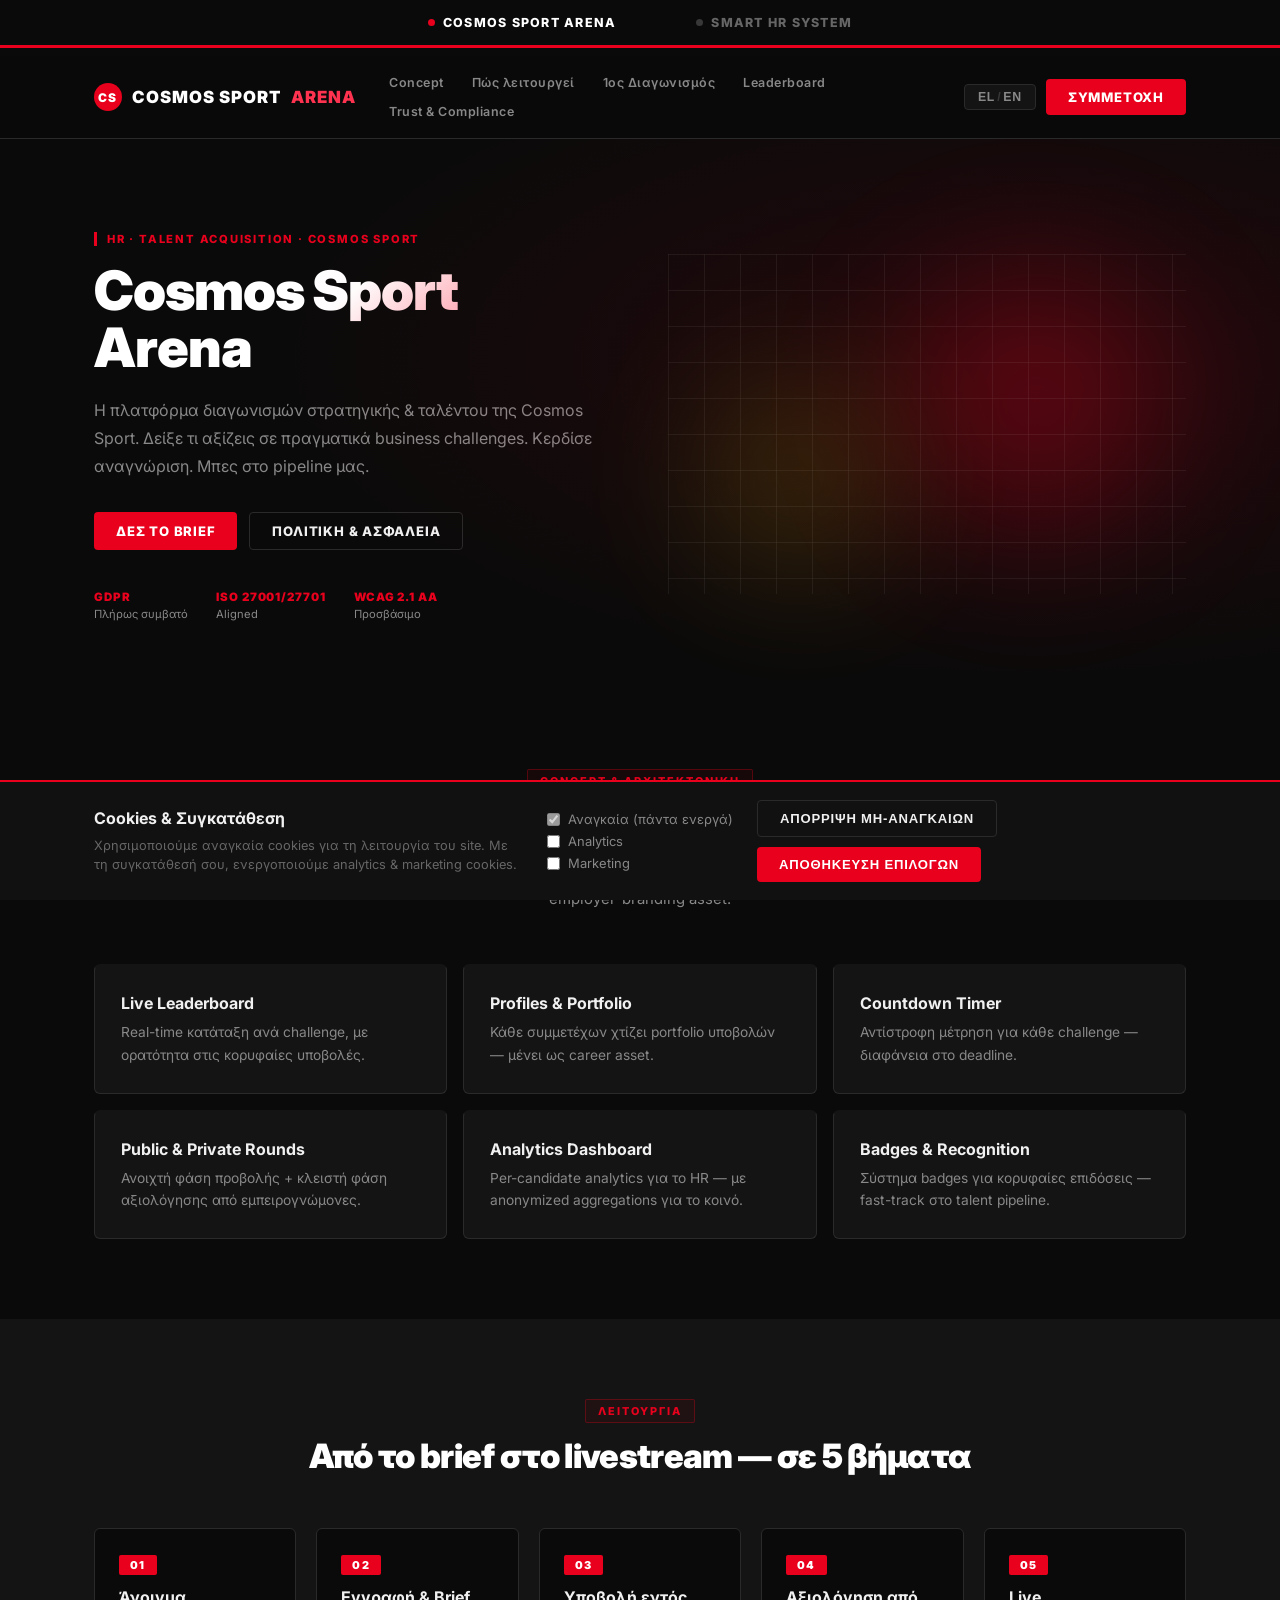
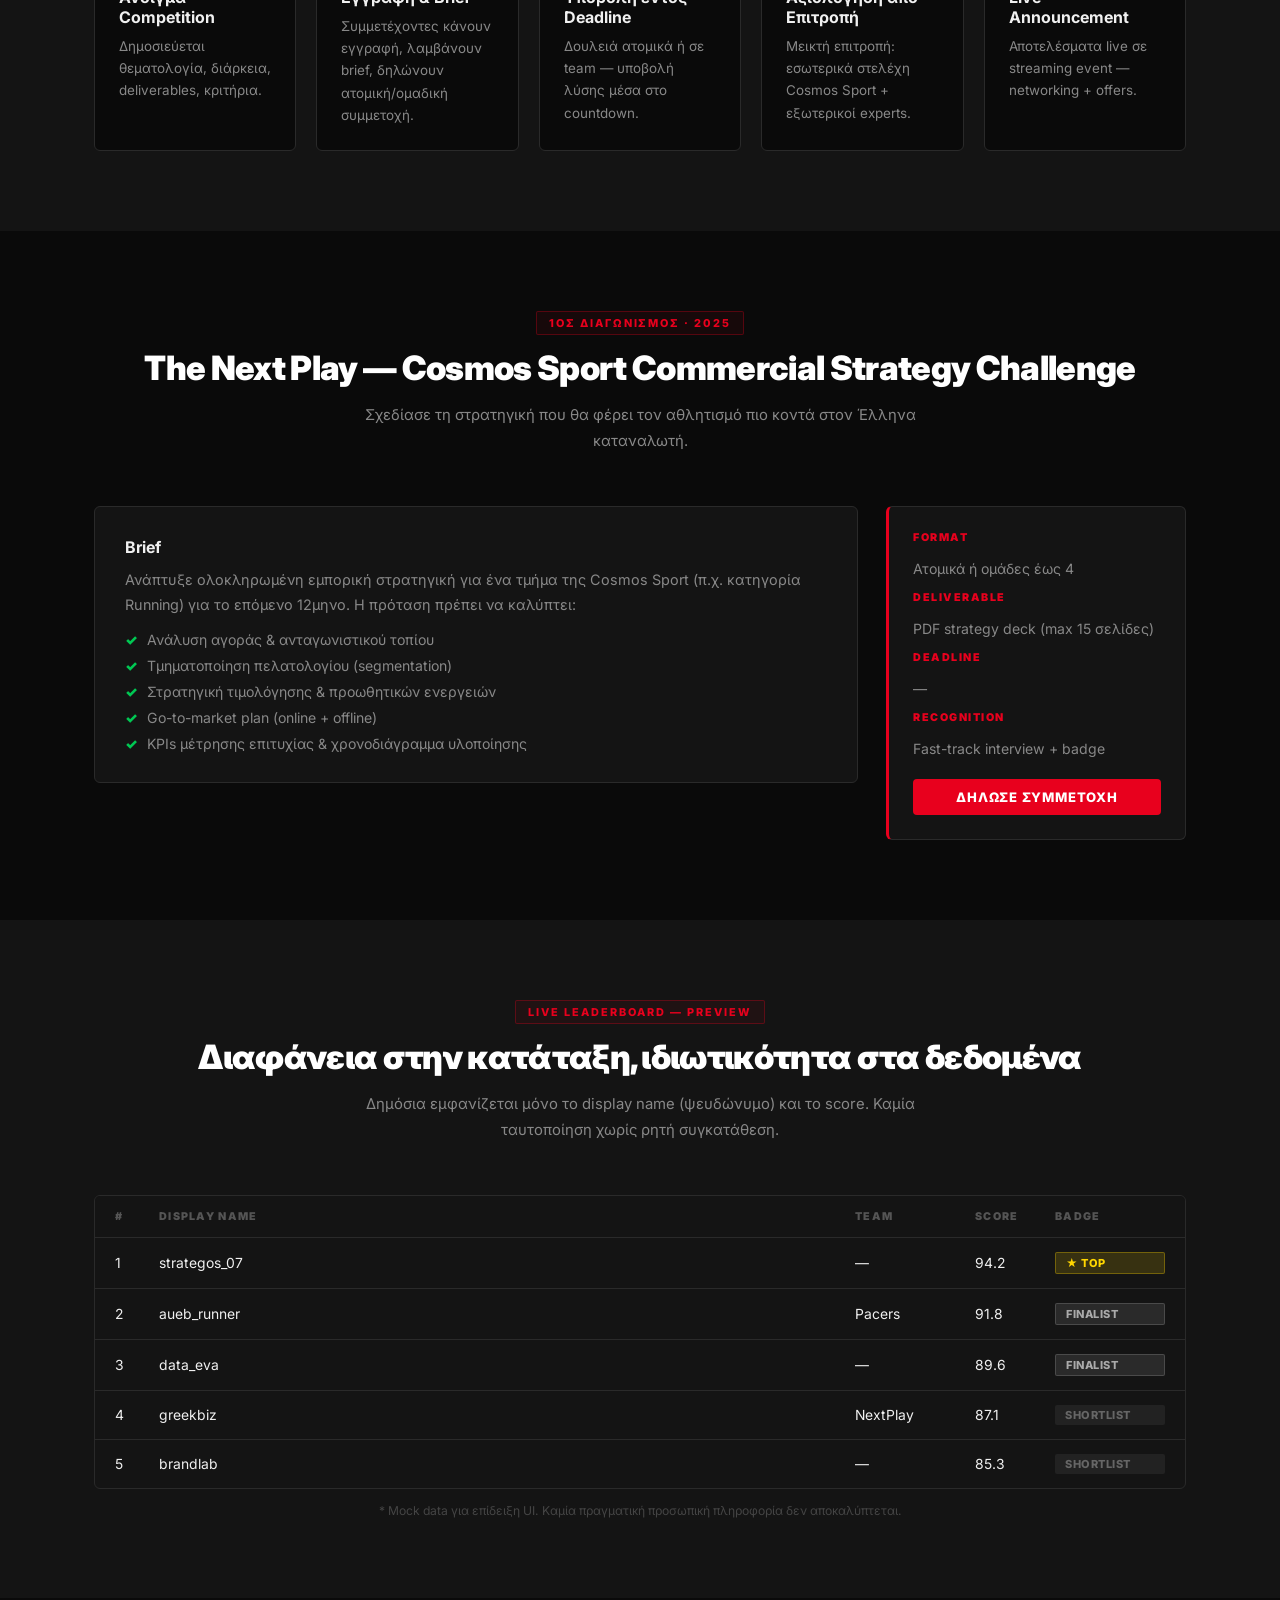
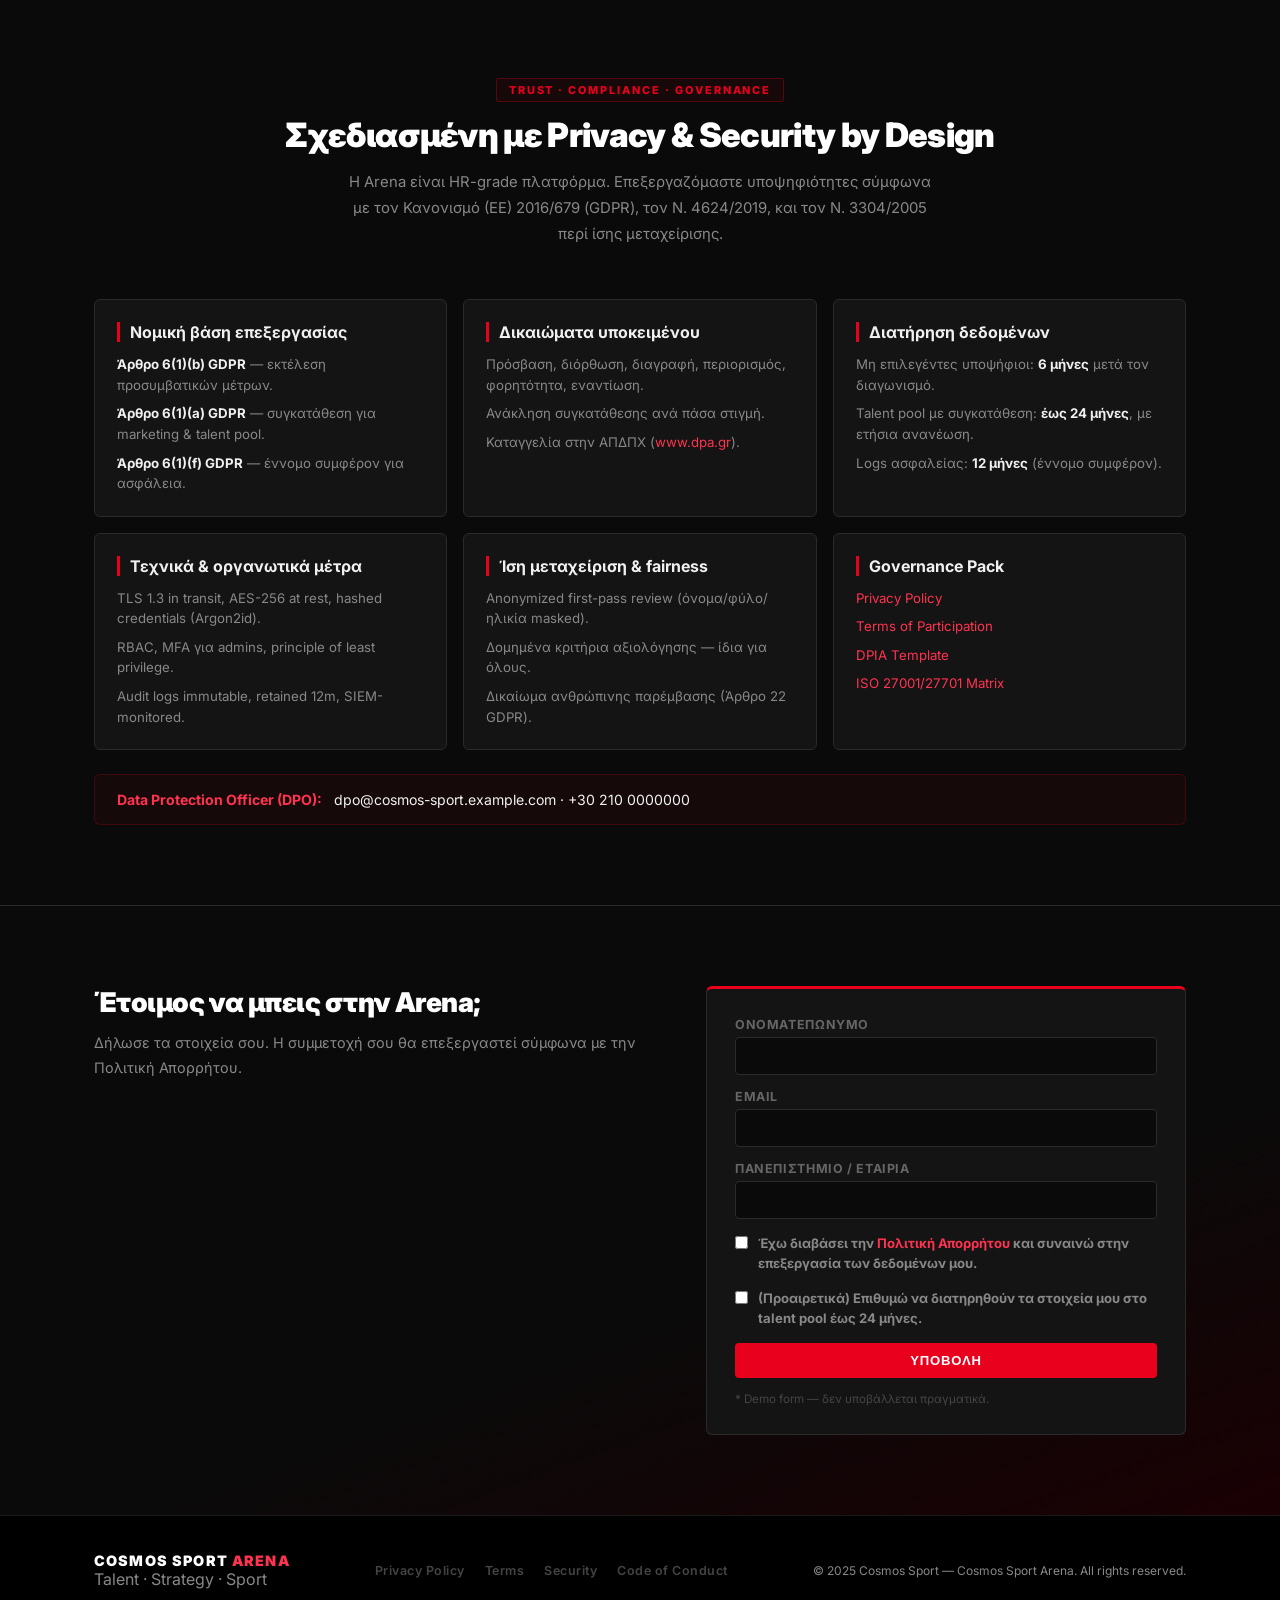
<file: index.html>
<!DOCTYPE html>
<html lang="el">
<head>
  <meta charset="UTF-8" />
  <meta name="viewport" content="width=device-width, initial-scale=1.0" />
  <meta http-equiv="X-Content-Type-Options" content="nosniff" />
  <meta name="description" content="Cosmos Sport — Arena & Smart HR System" />
  <meta name="robots" content="index,follow" />
  <title>Cosmos Sport — Arena & Smart HR System</title>
  <!-- Google Fonts: Inter for sharp modern type -->
  <link rel="preconnect" href="https://fonts.googleapis.com" />
  <link rel="preconnect" href="https://fonts.gstatic.com" crossorigin />
  <link href="https://fonts.googleapis.com/css2?family=Inter:wght@400;500;600;700;800;900&display=swap" rel="stylesheet" />
  <style>
    /* ══════════════════════════════════════════
       BRAND TOKENS
       Black #0a0a0a  Red #E8001D  White #ffffff
       Green #00C853  Yellow #FFD600  LightBlue #00B4D8
    ══════════════════════════════════════════ */
    :root {
      --brand-black:  #0a0a0a;
      --brand-red:    #E8001D;
      --brand-red-dk: #b50017;
      --brand-red-lt: #ff3350;
      --brand-white:  #ffffff;
      --green:        #00C853;
      --green-dk:     #009c3f;
      --yellow:       #FFD600;
      --yellow-dk:    #c9aa00;
      --lblue:        #00B4D8;
      --lblue-dk:     #0090ad;
    }

    /* ── Reset ── */
    *, *::before, *::after { box-sizing: border-box; margin: 0; padding: 0; }
    body { font-family: 'Inter', 'Segoe UI', system-ui, Arial, sans-serif; }
    [hidden] { display: none !important; }

    /* ══════════════════════════════════════════
       TAB BAR  — sharp black / red stripe
    ══════════════════════════════════════════ */
    #tab-bar {
      position: fixed; top: 0; left: 0; right: 0;
      z-index: 10000;
      display: flex; justify-content: center;
      background: var(--brand-black);
      border-bottom: 3px solid var(--brand-red);
    }
    .tab-btn {
      display: flex; align-items: center; gap: 8px;
      padding: 15px 40px;
      font-family: 'Inter', sans-serif;
      font-size: .78rem; font-weight: 800;
      letter-spacing: .1em; text-transform: uppercase;
      border: none; cursor: pointer;
      background: transparent; color: #666;
      border-bottom: 3px solid transparent;
      margin-bottom: -3px;
      transition: color .18s, background .18s;
    }
    .tab-btn:hover  { color: #ccc; background: #1a1a1a; }
    .tab-btn.active { color: var(--brand-white); border-bottom-color: var(--brand-red); }
    .tab-btn .dot {
      width: 7px; height: 7px; border-radius: 50%;
      background: currentColor; opacity: .5; flex-shrink: 0;
    }
    .tab-btn.active .dot { background: var(--brand-red); opacity: 1; }

    /* ══════════════════════════════════════════
       ARENA  (#page-arena) — Black · Red · White
    ══════════════════════════════════════════ */
    #page-arena {
      --bg:      #0a0a0a;
      --surface: #141414;
      --surface2: #1c1c1c;
      --border:  #2a2a2a;
      --text:    #f0f0f0;
      --muted:   #888;
      --accent:  #E8001D;
      --accent2: #ff3350;
      --green:   #00C853;
      --yellow:  #FFD600;
      --lblue:   #00B4D8;
      background: var(--bg);
      color: var(--text);
      padding-top: 56px;
      min-height: 100vh;
    }
    #page-arena a            { color: var(--accent2); text-decoration: none; }
    #page-arena a:hover      { color: var(--brand-white); text-decoration: underline; }
    #page-arena .container   { max-width: 1140px; margin: 0 auto; padding: 0 24px; }

    /* — HEADER — */
    #page-arena .site-header {
      position: sticky; top: 56px; z-index: 200;
      background: rgba(10,10,10,.96);
      backdrop-filter: blur(16px);
      border-bottom: 1px solid var(--border);
    }
    #page-arena .header-grid {
      display: flex; align-items: center; gap: 20px;
      padding: 13px 24px; flex-wrap: wrap;
    }
    #page-arena .brand {
      text-decoration: none; display: flex; align-items: center; gap: 10px;
      font-weight: 900; font-size: 1.05rem; letter-spacing: .06em; color: #fff;
    }
    #page-arena .brand-mark {
      display: inline-flex; align-items: center; justify-content: center;
      width: 28px; height: 28px; border-radius: 50%;
      background: var(--brand-red); color: #fff; font-size: .75rem; font-weight: 900;
    }
    #page-arena .brand em    { color: var(--accent2); font-style: normal; }
    #page-arena .primary-nav { display: flex; gap: 2px; flex: 1; flex-wrap: wrap; }
    #page-arena .primary-nav a {
      padding: 6px 13px; border-radius: 4px;
      font-size: .78rem; font-weight: 600; color: var(--muted);
      text-decoration: none; letter-spacing: .04em;
      transition: color .15s, background .15s;
    }
    #page-arena .primary-nav a:hover { color: var(--text); background: var(--surface); }
    #page-arena .header-actions { display: flex; align-items: center; gap: 10px; }
    #page-arena .lang-toggle {
      background: var(--surface); border: 1px solid var(--border); color: var(--muted);
      padding: 5px 13px; border-radius: 4px; cursor: pointer;
      font-size: .77rem; font-weight: 700; letter-spacing: .06em;
    }
    #page-arena .lang-toggle:hover { color: var(--text); border-color: #555; }
    #page-arena .sep { margin: 0 2px; opacity: .3; }

    /* — BUTTONS — */
    #page-arena .btn {
      display: inline-flex; align-items: center; gap: 6px;
      padding: 10px 22px; border-radius: 4px;
      font-size: .82rem; font-weight: 800; letter-spacing: .06em; text-transform: uppercase;
      text-decoration: none; border: none; cursor: pointer;
      transition: background .15s, transform .1s, box-shadow .15s;
    }
    #page-arena .btn:active          { transform: scale(.97); }
    #page-arena .btn-primary         { background: var(--brand-red); color: #fff; }
    #page-arena .btn-primary:hover   { background: var(--brand-red-lt); box-shadow: 0 0 20px rgba(232,0,29,.4); text-decoration: none; color: #fff; }
    #page-arena .btn-ghost           { background: transparent; color: var(--text); border: 1.5px solid var(--border); }
    #page-arena .btn-ghost:hover     { border-color: var(--accent); color: var(--accent2); text-decoration: none; }
    #page-arena .btn.full            { width: 100%; justify-content: center; }

    /* — HERO — */
    #page-arena .hero { padding: 88px 0 68px; position: relative; overflow: hidden; }
    #page-arena .hero::before {
      content: ''; position: absolute; inset: 0;
      background: radial-gradient(ellipse 60% 60% at 80% 40%, rgba(232,0,29,.12), transparent);
      pointer-events: none;
    }
    #page-arena .hero-grid { display: grid; grid-template-columns: 1fr 1fr; gap: 56px; align-items: center; }
    @media (max-width: 760px) {
      #page-arena .hero-grid { grid-template-columns: 1fr; }
      #page-arena .hero-visual { display: none; }
    }
    #page-arena .eyebrow {
      display: inline-block; font-size: .7rem; font-weight: 800; letter-spacing: .16em;
      text-transform: uppercase; color: var(--accent); margin-bottom: 16px;
      border-left: 3px solid var(--brand-red); padding-left: 10px;
    }
    #page-arena h1 {
      font-size: clamp(2.2rem, 4.5vw, 3.4rem); font-weight: 900; line-height: 1.05;
      letter-spacing: -.02em;
      background: linear-gradient(140deg, #fff 45%, #ff3350 100%);
      -webkit-background-clip: text; -webkit-text-fill-color: transparent;
      background-clip: text; margin-bottom: 20px;
    }
    #page-arena .lead { font-size: 1rem; color: var(--muted); line-height: 1.75; margin-bottom: 32px; }
    #page-arena .hero-ctas { display: flex; gap: 12px; flex-wrap: wrap; margin-bottom: 40px; }
    #page-arena .hero-stats { list-style: none; display: flex; gap: 28px; flex-wrap: wrap; }
    #page-arena .hero-stats li { display: flex; flex-direction: column; gap: 3px; }
    #page-arena .hero-stats strong { font-size: .72rem; font-weight: 900; color: var(--accent); letter-spacing: .08em; }
    #page-arena .hero-stats span   { font-size: .7rem; color: var(--muted); }
    #page-arena .hero-visual { position: relative; height: 340px; }
    #page-arena .orb { position: absolute; border-radius: 50%; filter: blur(70px); opacity: .4; }
    #page-arena .orb-a { width: 300px; height: 300px; background: radial-gradient(circle, #E8001D, transparent); top: 0; right: 0; }
    #page-arena .orb-b { width: 200px; height: 200px; background: radial-gradient(circle, #FFD600, transparent); bottom: 20px; left: 30px; opacity: .25; }
    #page-arena .grid-bg {
      position: absolute; inset: 0; opacity: .15;
      background-image: linear-gradient(rgba(255,255,255,.4) 1px, transparent 1px),
                        linear-gradient(90deg, rgba(255,255,255,.4) 1px, transparent 1px);
      background-size: 36px 36px;
    }

    /* — SECTIONS — */
    #page-arena .section     { padding: 80px 0; }
    #page-arena .section-alt { background: var(--surface); }
    #page-arena .section-head { text-align: center; margin-bottom: 52px; }
    #page-arena .kicker {
      display: inline-block; font-size: .68rem; font-weight: 800; letter-spacing: .18em;
      text-transform: uppercase; color: var(--accent); margin-bottom: 12px;
      padding: 4px 12px; border: 1px solid rgba(232,0,29,.3);
      border-radius: 2px; background: rgba(232,0,29,.06);
    }
    #page-arena h2 {
      font-size: clamp(1.5rem, 3vw, 2.1rem); font-weight: 900;
      letter-spacing: -.02em; margin-bottom: 14px; color: #fff;
    }
    #page-arena .section-lead { font-size: .93rem; color: var(--muted); max-width: 600px; margin: 0 auto; line-height: 1.75; }
    #page-arena h3 { font-size: 1rem; font-weight: 700; margin-bottom: 8px; color: #f0f0f0; }

    /* — CARDS — */
    #page-arena .cards { display: grid; grid-template-columns: repeat(auto-fill, minmax(280px, 1fr)); gap: 16px; }
    #page-arena .card {
      background: var(--surface); border: 1px solid var(--border);
      border-radius: 6px; padding: 26px;
      border-top: 3px solid transparent;
      transition: border-top-color .2s, transform .2s, box-shadow .2s;
    }
    #page-arena .card:hover {
      border-top-color: var(--brand-red); transform: translateY(-3px);
      box-shadow: 0 8px 32px rgba(232,0,29,.12);
    }
    #page-arena .card p { font-size: .86rem; color: var(--muted); line-height: 1.65; }

    /* — STEPS — */
    #page-arena .steps {
      list-style: none; display: grid;
      grid-template-columns: repeat(auto-fill, minmax(190px, 1fr)); gap: 20px;
      counter-reset: steps;
    }
    #page-arena .steps li {
      background: var(--bg); border: 1px solid var(--border);
      border-radius: 6px; padding: 24px; position: relative;
      transition: border-color .2s;
    }
    #page-arena .steps li:hover { border-color: var(--brand-red); }
    #page-arena .step-n {
      display: inline-block; font-size: .68rem; font-weight: 900;
      letter-spacing: .12em; color: var(--brand-white);
      background: var(--brand-red); padding: 3px 11px;
      border-radius: 2px; margin-bottom: 12px;
    }
    #page-arena .steps p { font-size: .84rem; color: var(--muted); line-height: 1.65; margin-top: 4px; }

    /* — BRIEF — */
    #page-arena .brief { display: grid; grid-template-columns: 1fr 300px; gap: 28px; align-items: start; }
    @media (max-width: 760px) { #page-arena .brief { grid-template-columns: 1fr; } }
    #page-arena .brief-main { background: var(--surface); border: 1px solid var(--border); border-radius: 6px; padding: 30px; }
    #page-arena .brief-main p { font-size: .9rem; color: var(--muted); line-height: 1.75; margin: 10px 0; }
    #page-arena .ticks { list-style: none; display: flex; flex-direction: column; gap: 9px; margin-top: 14px; }
    #page-arena .ticks li { font-size: .88rem; color: var(--muted); padding-left: 22px; position: relative; }
    #page-arena .ticks li::before { content: '✓'; position: absolute; left: 0; color: var(--green); font-weight: 900; }
    #page-arena .brief-meta { background: var(--surface); border: 1px solid var(--border); border-left: 3px solid var(--brand-red); border-radius: 6px; padding: 24px; }
    #page-arena .brief-meta dl { display: flex; flex-direction: column; gap: 14px; margin-bottom: 22px; }
    #page-arena .brief-meta dt {
      font-size: .67rem; font-weight: 900; letter-spacing: .14em;
      text-transform: uppercase; color: var(--accent); margin-bottom: 2px;
    }
    #page-arena .brief-meta dd { font-size: .88rem; color: var(--muted); }

    /* — LEADERBOARD — */
    #page-arena .lb-table { border: 1px solid var(--border); border-radius: 6px; overflow: hidden; }
    #page-arena .lb-row {
      display: grid; grid-template-columns: 44px 1fr 120px 80px 110px;
      padding: 14px 20px; border-bottom: 1px solid var(--border);
      font-size: .87rem; align-items: center;
      transition: background .15s;
    }
    #page-arena .lb-row:hover:not(.lb-head) { background: var(--surface2); }
    #page-arena .lb-row:last-child { border-bottom: none; }
    #page-arena .lb-head {
      background: var(--surface); font-size: .67rem; font-weight: 900;
      letter-spacing: .12em; text-transform: uppercase; color: #555;
    }
    #page-arena .b {
      display: inline-block; padding: 3px 10px; border-radius: 2px;
      font-size: .69rem; font-weight: 800; letter-spacing: .05em; text-transform: uppercase;
      background: #222; color: #666;
    }
    #page-arena .b.gold   { background: rgba(255,214,0,.15); color: var(--yellow); border: 1px solid rgba(255,214,0,.3); }
    #page-arena .b.silver { background: rgba(200,200,200,.12); color: #aaa; border: 1px solid rgba(200,200,200,.2); }
    #page-arena .hint { font-size: .76rem; color: #444; margin-top: 14px; text-align: center; }
    @media (max-width: 600px) {
      #page-arena .lb-row { grid-template-columns: 30px 1fr 70px; }
      #page-arena .lb-row span:nth-child(3),
      #page-arena .lb-row span:nth-child(5) { display: none; }
    }

    /* — TRUST — */
    #page-arena .trust-grid { display: grid; grid-template-columns: repeat(auto-fill, minmax(300px, 1fr)); gap: 16px; margin-bottom: 24px; }
    #page-arena .trust-card { background: var(--surface); border: 1px solid var(--border); border-radius: 6px; padding: 22px; }
    #page-arena .trust-card h3 { border-left: 3px solid var(--brand-red); padding-left: 10px; margin-bottom: 12px; }
    #page-arena .trust-card ul { list-style: none; display: flex; flex-direction: column; gap: 8px; }
    #page-arena .trust-card li { font-size: .83rem; color: var(--muted); line-height: 1.55; }
    #page-arena .trust-card li strong { color: var(--text); }
    #page-arena .dpo-card {
      background: rgba(232,0,29,.05); border: 1px solid rgba(232,0,29,.2);
      border-radius: 6px; padding: 16px 22px; font-size: .88rem;
      display: flex; gap: 12px; flex-wrap: wrap; align-items: center;
    }
    #page-arena .dpo-card strong { color: var(--accent2); }

    /* — APPLY — */
    #page-arena .section-cta {
      background: linear-gradient(160deg, #0a0a0a 60%, #1a0003);
      border-top: 1px solid var(--border);
    }
    #page-arena .apply-grid { display: grid; grid-template-columns: 1fr 480px; gap: 56px; align-items: start; }
    @media (max-width: 860px) { #page-arena .apply-grid { grid-template-columns: 1fr; } }
    #page-arena .apply-grid > div > h2 { font-size: 1.7rem; margin-bottom: 12px; }
    #page-arena .apply-grid > div > p  { color: var(--muted); font-size: .9rem; line-height: 1.7; }
    #page-arena .apply-form {
      display: flex; flex-direction: column; gap: 14px;
      background: var(--surface); border: 1px solid var(--border);
      border-top: 3px solid var(--brand-red); border-radius: 6px; padding: 28px;
    }
    #page-arena .apply-form label { display: flex; flex-direction: column; gap: 5px; font-size: .78rem; font-weight: 700; color: #666; letter-spacing: .05em; text-transform: uppercase; }
    #page-arena .apply-form input[type=text],
    #page-arena .apply-form input[type=email] {
      padding: 10px 14px; background: var(--bg); border: 1px solid var(--border);
      border-radius: 4px; color: var(--text); font-size: .9rem; outline: none;
      transition: border-color .15s;
    }
    #page-arena .apply-form input[type=text]:focus,
    #page-arena .apply-form input[type=email]:focus { border-color: var(--brand-red); box-shadow: 0 0 0 3px rgba(232,0,29,.1); }
    #page-arena .apply-form label.check { flex-direction: row; align-items: flex-start; gap: 10px; font-size: .82rem; color: var(--muted); line-height: 1.55; text-transform: none; letter-spacing: 0; }
    #page-arena .apply-form label.check input { margin-top: 3px; flex-shrink: 0; accent-color: var(--brand-red); }
    #page-arena .form-note { font-size: .73rem; color: #444; }

    /* — FOOTER — */
    #page-arena .site-footer { background: #000; border-top: 1px solid #1a1a1a; padding: 36px 0; }
    #page-arena .footer-grid { display: flex; gap: 24px; align-items: center; flex-wrap: wrap; justify-content: space-between; }
    #page-arena .brand-text  { font-weight: 900; font-size: .9rem; letter-spacing: .08em; color: #fff; }
    #page-arena .brand-text em { color: var(--accent2); font-style: normal; }
    #page-arena .muted { color: var(--muted); }
    #page-arena .small { font-size: .75rem; }
    #page-arena .site-footer nav { display: flex; gap: 20px; flex-wrap: wrap; }
    #page-arena .site-footer nav a { font-size: .78rem; color: #444; text-decoration: none; font-weight: 600; letter-spacing: .04em; }
    #page-arena .site-footer nav a:hover { color: var(--brand-red); }

    /* — COOKIE BANNER — */
    #cookieBanner {
      position: fixed; bottom: 0; left: 0; right: 0;
      background: #111; border-top: 2px solid var(--brand-red);
      z-index: 9000; padding: 18px 0;
    }
    .ck-grid { display: flex; gap: 24px; align-items: center; flex-wrap: wrap; }
    .ck-grid > div { flex: 1; min-width: 260px; }
    .ck-grid h3 { font-size: .92rem; font-weight: 700; margin-bottom: 4px; color: #f0f0f0; }
    .ck-grid p  { font-size: .8rem; color: #666; line-height: 1.5; }
    .ck-fields  { border: none; display: flex; flex-direction: column; gap: 6px; }
    .ck-fields label { display: flex; gap: 8px; font-size: .81rem; color: #888; align-items: center; }
    .ck-fields input { accent-color: var(--brand-red); }
    .ck-actions { display: flex; gap: 10px; flex-wrap: wrap; align-items: center; }

    /* ══════════════════════════════════════════
       SMART HR  (#page-hr) — Black · Red · White + status colors
    ══════════════════════════════════════════ */
    #page-hr {
      min-height: 100vh;
      background: #0a0a0a;
      background-image:
        radial-gradient(ellipse 70% 50% at 20% 0%, rgba(232,0,29,.08), transparent),
        radial-gradient(ellipse 50% 40% at 80% 100%, rgba(0,180,216,.06), transparent);
      color: #a8a39c;
      padding: 77px 16px 52px;
    }
    #page-hr h1 { font-size: 2.1rem; font-weight: 900; color: #ddd8d0; letter-spacing: -.02em; }
    #page-hr h2 { font-size: 1.1rem; font-weight: 700; color: #c8c3bc; }
    #page-hr h3 { font-size: .95rem; font-weight: 700; color: #c0bbb4; }
    #page-hr .page-wrapper { max-width: 1160px; margin: 0 auto; }

    /* — HR HEADER — */
    #page-hr .header { text-align: center; margin-bottom: 32px; }
    #page-hr .header .subtitle { color: #908b85; font-size: .9rem; margin: 6px 0 18px; font-weight: 500; }
    #page-hr .header-chips { display: flex; justify-content: center; gap: 8px; flex-wrap: wrap; }
    #page-hr .chip {
      display: inline-flex; align-items: center; gap: 5px;
      padding: 5px 14px; border-radius: 2px; font-size: .72rem; font-weight: 800;
      letter-spacing: .06em; text-transform: uppercase;
      background: #1a1a1a; color: #b0aba4;
      border: 1px solid #2a2a2a;
    }
    #page-hr .chip-red   { border-color: rgba(232,0,29,.5);  color: #ff3350; }
    #page-hr .chip-green { border-color: rgba(0,200,83,.4);  color: #00C853; }
    #page-hr .chip-blue  { border-color: rgba(0,180,216,.4); color: #00B4D8; }

    #page-hr .grid-2 { display: grid; grid-template-columns: 1fr 1fr; gap: 20px; align-items: start; }
    @media (max-width: 860px) { #page-hr .grid-2 { grid-template-columns: 1fr; } }

    /* — HR CARDS — */
    #page-hr .card {
      background: #1a1a1a; border-radius: 6px;
      box-shadow: 0 4px 20px rgba(0,0,0,.5); overflow: hidden;
      border: 1px solid #2c2c2c;
    }
    #page-hr .card-header {
      padding: 14px 20px; border-bottom: 1px solid #2c2c2c;
      display: flex; align-items: center; gap: 9px;
      font-size: .88rem; font-weight: 800; letter-spacing: .03em;
      background: #212121; color: #c8c3bc;
    }
    #page-hr .card-header-red   { border-top: 3px solid #E8001D; }
    #page-hr .card-header-green { border-top: 3px solid #00C853; }
    #page-hr .card-header-blue  { border-top: 3px solid #00B4D8; }
    #page-hr .card-header-yellow{ border-top: 3px solid #FFD600; }
    #page-hr .card-body { padding: 20px; }

    /* — HR FORM — */
    #page-hr .form-group { margin-bottom: 14px; }
    #page-hr .form-group label { display: block; font-size: .72rem; font-weight: 800; color: #999; margin-bottom: 5px; letter-spacing: .07em; text-transform: uppercase; }
    #page-hr .form-control {
      width: 100%; padding: 10px 13px; border: 1.5px solid #333; border-radius: 4px;
      font-family: 'Inter', sans-serif; font-size: .9rem; color: #c0bbb4;
      background: #111; outline: none;
      transition: border-color .15s, box-shadow .15s;
      appearance: none; -webkit-appearance: none;
    }
    #page-hr .form-control:focus { border-color: #E8001D; box-shadow: 0 0 0 3px rgba(232,0,29,.15); }
    #page-hr select.form-control {
      background-image: url("data:image/svg+xml,%3Csvg xmlns='http://www.w3.org/2000/svg' width='14' height='14' viewBox='0 0 24 24' fill='none' stroke='%23999' stroke-width='2.5'%3E%3Cpolyline points='6 9 12 15 18 9'/%3E%3C/svg%3E");
      background-repeat: no-repeat; background-position: right 13px center; padding-right: 36px; cursor: pointer;
    }
    #page-hr select.form-control option { background: #1a1a1a; color: #c0bbb4; }
    #page-hr select.form-control option:disabled { color: #555; }

    /* — HR ALERTS — */
    #page-hr .alert { padding: 10px 14px; border-radius: 4px; font-size: .86rem; display: flex; align-items: center; gap: 8px; margin-bottom: 14px; font-weight: 600; }
    /* info = light blue (pending/keep-warm) */
    #page-hr .alert-info    { background: rgba(0,180,216,.1); border: 1.5px solid rgba(0,180,216,.5); color: #4dd8f0; }
    /* success = green (accepted) */
    #page-hr .alert-success { background: rgba(0,200,83,.1); border: 1.5px solid rgba(0,200,83,.5); color: #4de89a; }

    /* — HR BUTTONS — */
    #page-hr .btn {
      display: inline-flex; align-items: center; gap: 6px;
      padding: 10px 22px; border-radius: 4px;
      font-family: 'Inter', sans-serif; font-size: .82rem; font-weight: 800;
      letter-spacing: .07em; text-transform: uppercase;
      border: none; cursor: pointer; transition: background .15s, transform .1s, box-shadow .15s;
    }
    #page-hr .btn:active  { transform: scale(.97); }
    /* Copy = green (accepted / go) */
    #page-hr .btn-success       { background: #00C853; color: #0a0a0a; }
    #page-hr .btn-success:hover { background: #00e55e; box-shadow: 0 0 18px rgba(0,200,83,.4); }
    /* Reset = outlined red */
    #page-hr .btn-outline       { background: transparent; color: #ff4a5e; border: 2px solid #E8001D; }
    #page-hr .btn-outline:hover { background: #E8001D; color: #fff; }
    #page-hr .btn-row  { display: flex; gap: 10px; margin-top: 14px; flex-wrap: wrap; }
    #page-hr .btn:disabled { opacity: .3; cursor: not-allowed; }

    /* — EMAIL PREVIEW — */
    #page-hr .email-preview-box { background: #111; border: 1.5px solid #2a2a2a; border-radius: 6px; padding: 18px; font-size: .87rem; line-height: 1.8; white-space: pre-wrap; min-height: 200px; font-family: 'Inter', sans-serif; }
    #page-hr .email-subject-row { display: flex; align-items: baseline; gap: 8px; margin-bottom: 12px; flex-wrap: wrap; }
    #page-hr .email-subject-label { font-size: .68rem; font-weight: 900; color: #666; text-transform: uppercase; letter-spacing: .1em; }
    #page-hr .email-subject-text  { font-weight: 800; color: #ff4a5e; font-size: .95rem; }
    #page-hr .email-body { color: #b8b3ac; }
    #page-hr .placeholder-box { text-align: center; padding: 44px 20px; color: #444; }
    #page-hr .placeholder-box svg { margin-bottom: 14px; opacity: .25; }
    #page-hr .placeholder-box p { font-size: .88rem; }

    /* — HR ACCORDION — */
    #page-hr .accordion-header {
      background: #212121; padding: 12px 16px; cursor: pointer;
      display: flex; align-items: center; justify-content: space-between;
      font-weight: 700; font-size: .86rem; user-select: none; color: #a8a39c;
      border: none; width: 100%; text-align: left; gap: 8px;
      border-bottom: 1px solid #2c2c2c;
    }
    #page-hr .accordion-header:hover { background: #282828; color: #c8c3bc; }
    #page-hr .accordion-header .arrow { transition: transform .25s; flex-shrink: 0; }
    #page-hr .accordion-header.open .arrow { transform: rotate(180deg); }
    #page-hr .accordion-body { display: none; padding: 14px 16px; gap: 8px; flex-direction: column; }
    #page-hr .accordion-body.open { display: flex; }

    /* — TAGS — */
    #page-hr .tag-item { padding: 10px 12px; border-radius: 4px; font-size: .82rem; }
    /* positive = dark blue tint */
    #page-hr .tag-item-positive { background: rgba(0,180,216,.08); border: 1px solid rgba(0,180,216,.25); }
    /* reject = dark yellow tint */
    #page-hr .tag-item-reject   { background: rgba(255,214,0,.06); border: 1px solid rgba(255,214,0,.2); }
    #page-hr .tag-item .tag-label { display: inline-block; padding: 3px 10px; border-radius: 2px; font-size: .7rem; font-weight: 900; letter-spacing: .05em; text-transform: uppercase; margin-bottom: 5px; }
    /* positive tag = light blue */
    #page-hr .tag-label-positive { background: #00B4D8; color: #0a0a0a; }
    /* rejection tag = yellow */
    #page-hr .tag-label-reject   { background: #FFD600; color: #0a0a0a; }
    #page-hr .tag-item .tag-desc { color: #908b85; line-height: 1.6; }

    /* — EXAMPLE CARDS — */
    #page-hr .example-card { border-radius: 6px; overflow: hidden; margin-bottom: 12px; border: 1px solid #2a2a2a; }
    #page-hr .example-card-header { padding: 11px 16px; display: flex; align-items: center; gap: 10px; font-weight: 800; font-size: .82rem; letter-spacing: .04em; text-transform: uppercase; }
    /* keep-warm = dark blue tint (pending) */
    #page-hr .ex-keep   { border-left: 5px solid #00B4D8; }
    #page-hr .ex-keep   .example-card-header { background: rgba(0,180,216,.12); color: #4dd8f0; }
    /* offer = dark green tint (accepted) */
    #page-hr .ex-offer  { border-left: 5px solid #00C853; }
    #page-hr .ex-offer  .example-card-header { background: rgba(0,200,83,.1); color: #4de89a; }
    /* reject = dark red tint */
    #page-hr .ex-reject { border-left: 5px solid #E8001D; }
    #page-hr .ex-reject .example-card-header { background: rgba(232,0,29,.1); color: #ff4a5e; }
    #page-hr .example-card-body { padding: 12px 16px; font-size: .84rem; color: #908b85; background: #161616; }
    #page-hr .example-card-body strong { color: #c8c3bc; }
    /* success alert inside example */
    #page-hr .example-card-body .alert-success {
      margin-top: 10px; padding: 8px 12px; font-size: .82rem;
    }

    /* — HR FOOTER — */
    #page-hr .footer { text-align: center; margin-top: 32px; }
    #page-hr .footer-inner {
      display: inline-block; background: #111;
      border: 2px solid #2a2a2a; border-top: 3px solid var(--brand-red);
      border-radius: 6px; padding: 22px 40px; color: #a8a39c;
    }
    #page-hr .footer-inner h3 { font-size: 1rem; font-weight: 800; margin: 6px 0 4px; color: #ddd8d0; }
    #page-hr .footer-inner p  { font-size: .8rem; color: #888; }

    /* — CONSTRAINTS LIST — */
    #page-hr .constraints-list { list-style: none; display: flex; flex-direction: column; gap: 7px; }
    #page-hr .constraints-list li { font-size: .85rem; color: #908b85; display: flex; gap: 9px; line-height: 1.5; }
    #page-hr .constraints-list li span:first-child { flex-shrink: 0; }

    /* — TOAST — */
    #hr-toast {
      position: fixed; bottom: 24px; right: 24px;
      background: #111; color: #c8c3bc;
      padding: 13px 20px; border-radius: 4px; font-size: .86rem;
      border-left: 4px solid var(--brand-red);
      box-shadow: 0 8px 32px rgba(0,0,0,.5); z-index: 9999;
      transform: translateY(80px); opacity: 0;
      transition: transform .28s cubic-bezier(.2,.8,.4,1), opacity .28s; max-width: 320px;
    }
    #hr-toast.show    { transform: translateY(0); opacity: 1; }
    #hr-toast .toast-title { font-weight: 800; margin-bottom: 2px; }
    #hr-toast .toast-desc  { font-size: .79rem; opacity: .7; }
    #hr-toast.success { background: #052; border-left-color: #00C853; }
    #hr-toast.info    { background: #003040; border-left-color: #00B4D8; }
  </style>
</head>
<body>

<!-- ═══════════════ TAB BAR ═══════════════ -->
<div id="tab-bar" role="tablist">
  <button class="tab-btn active" id="tab-arena-btn" role="tab"
    aria-selected="true" aria-controls="page-arena"
    onclick="showPage('arena')">
    <span class="dot"></span> Cosmos Sport Arena
  </button>
  <button class="tab-btn" id="tab-hr-btn" role="tab"
    aria-selected="false" aria-controls="page-hr"
    onclick="showPage('hr')">
    <span class="dot"></span> Smart HR System
  </button>
</div>

<!-- ═══════════════ PAGE: ARENA ═══════════════ -->
<div id="page-arena">

<!-- ================= HEADER ================= -->
<header class="site-header" role="banner">
  <div class="container header-grid">
    <a class="brand" href="#top" aria-label="Cosmos Sport Arena home">
      <span class="brand-mark" aria-hidden="true">CS</span>
      COSMOS SPORT <em>ARENA</em>
    </a>
    <nav class="primary-nav" aria-label="Primary">
      <a href="#concept">Concept</a>
      <a href="#how">Πώς λειτουργεί</a>
      <a href="#challenge">1ος Διαγωνισμός</a>
      <a href="#leaderboard">Leaderboard</a>
      <a href="#trust">Trust &amp; Compliance</a>
    </nav>
    <div class="header-actions">
      <button class="lang-toggle" id="langToggle" aria-label="Switch language" aria-pressed="false">
        <span>EL</span><span class="sep">/</span><span>EN</span>
      </button>
      <a class="btn btn-primary" href="#apply">Συμμετοχή</a>
    </div>
  </div>
</header>

<!-- ================= HERO ================= -->
<section class="hero" id="top">
  <div class="container hero-grid">
    <div class="hero-copy">
      <p class="eyebrow">HR · Talent Acquisition · Cosmos Sport</p>
      <h1>Cosmos Sport Arena</h1>
      <p class="lead">
        Η πλατφόρμα διαγωνισμών στρατηγικής &amp; ταλέντου της Cosmos Sport. Δείξε τι αξίζεις σε πραγματικά business challenges. Κερδίσε αναγνώριση. Μπες στο pipeline μας.
      </p>
      <div class="hero-ctas">
        <a class="btn btn-primary" href="#challenge">Δες το brief</a>
        <a class="btn btn-ghost"   href="#trust">Πολιτική &amp; Ασφάλεια</a>
      </div>
      <ul class="hero-stats" aria-label="Trust badges">
        <li><strong>GDPR</strong><span>Πλήρως συμβατό</span></li>
        <li><strong>ISO 27001/27701</strong><span>Aligned</span></li>
        <li><strong>WCAG 2.1 AA</strong><span>Προσβάσιμο</span></li>
      </ul>
    </div>
    <div class="hero-visual" aria-hidden="true">
      <div class="orb orb-a"></div>
      <div class="orb orb-b"></div>
      <div class="grid-bg"></div>
    </div>
  </div>
</section>

<!-- ================= CONCEPT ================= -->
<section id="concept" class="section">
  <div class="container">
    <header class="section-head">
      <p class="kicker">Concept &amp; Αρχιτεκτονική</p>
      <h2>Ένα ανεξάρτητο microsite, συνδεδεμένο με την Cosmos Sport</h2>
      <p class="section-lead">Έξι πυλώνες που κάνουν την Arena περισσότερο από έναν διαγωνισμό: ένα live employer-branding asset.</p>
    </header>
    <div class="cards">
      <article class="card"><h3>Live Leaderboard</h3><p>Real-time κατάταξη ανά challenge, με ορατότητα στις κορυφαίες υποβολές.</p></article>
      <article class="card"><h3>Profiles &amp; Portfolio</h3><p>Κάθε συμμετέχων χτίζει portfolio υποβολών — μένει ως career asset.</p></article>
      <article class="card"><h3>Countdown Timer</h3><p>Αντίστροφη μέτρηση για κάθε challenge — διαφάνεια στο deadline.</p></article>
      <article class="card"><h3>Public &amp; Private Rounds</h3><p>Ανοιχτή φάση προβολής + κλειστή φάση αξιολόγησης από εμπειρογνώμονες.</p></article>
      <article class="card"><h3>Analytics Dashboard</h3><p>Per-candidate analytics για το HR — με anonymized aggregations για το κοινό.</p></article>
      <article class="card"><h3>Badges &amp; Recognition</h3><p>Σύστημα badges για κορυφαίες επιδόσεις — fast-track στο talent pipeline.</p></article>
    </div>
  </div>
</section>

<!-- ================= HOW IT WORKS ================= -->
<section id="how" class="section section-alt">
  <div class="container">
    <header class="section-head">
      <p class="kicker">Λειτουργία</p>
      <h2>Από το brief στο livestream — σε 5 βήματα</h2>
    </header>
    <ol class="steps">
      <li><span class="step-n">01</span><h3>Άνοιγμα Competition</h3><p>Δημοσιεύεται θεματολογία, διάρκεια, deliverables, κριτήρια.</p></li>
      <li><span class="step-n">02</span><h3>Εγγραφή &amp; Brief</h3><p>Συμμετέχοντες κάνουν εγγραφή, λαμβάνουν brief, δηλώνουν ατομική/ομαδική συμμετοχή.</p></li>
      <li><span class="step-n">03</span><h3>Υποβολή εντός Deadline</h3><p>Δουλειά ατομικά ή σε team — υποβολή λύσης μέσα στο countdown.</p></li>
      <li><span class="step-n">04</span><h3>Αξιολόγηση από Επιτροπή</h3><p>Μεικτή επιτροπή: εσωτερικά στελέχη Cosmos Sport + εξωτερικοί experts.</p></li>
      <li><span class="step-n">05</span><h3>Live Announcement</h3><p>Αποτελέσματα live σε streaming event — networking + offers.</p></li>
    </ol>
  </div>
</section>

<!-- ================= CHALLENGE ================= -->
<section id="challenge" class="section">
  <div class="container">
    <header class="section-head">
      <p class="kicker">1ος Διαγωνισμός · 2025</p>
      <h2>The Next Play — Cosmos Sport Commercial Strategy Challenge</h2>
      <p class="section-lead">Σχεδίασε τη στρατηγική που θα φέρει τον αθλητισμό πιο κοντά στον Έλληνα καταναλωτή.</p>
    </header>
    <div class="brief">
      <div class="brief-main">
        <h3>Brief</h3>
        <p>Ανάπτυξε ολοκληρωμένη εμπορική στρατηγική για ένα τμήμα της Cosmos Sport (π.χ. κατηγορία Running) για το επόμενο 12μηνο. Η πρόταση πρέπει να καλύπτει:</p>
        <ul class="ticks">
          <li>Ανάλυση αγοράς &amp; ανταγωνιστικού τοπίου</li>
          <li>Τμηματοποίηση πελατολογίου (segmentation)</li>
          <li>Στρατηγική τιμολόγησης &amp; προωθητικών ενεργειών</li>
          <li>Go-to-market plan (online + offline)</li>
          <li>KPIs μέτρησης επιτυχίας &amp; χρονοδιάγραμμα υλοποίησης</li>
        </ul>
      </div>
      <aside class="brief-meta">
        <dl>
          <dt>Format</dt><dd>Ατομικά ή ομάδες έως 4</dd>
          <dt>Deliverable</dt><dd>PDF strategy deck (max 15 σελίδες)</dd>
          <dt>Deadline</dt><dd>—</dd>
          <dt>Recognition</dt><dd>Fast-track interview + badge</dd>
        </dl>
        <a class="btn btn-primary full" href="#apply">Δήλωσε συμμετοχή</a>
      </aside>
    </div>
  </div>
</section>

<!-- ================= LEADERBOARD ================= -->
<section id="leaderboard" class="section section-alt">
  <div class="container">
    <header class="section-head">
      <p class="kicker">Live Leaderboard — preview</p>
      <h2>Διαφάνεια στην κατάταξη, ιδιωτικότητα στα δεδομένα</h2>
      <p class="section-lead">Δημόσια εμφανίζεται μόνο το display name (ψευδώνυμο) και το score. Καμία ταυτοποίηση χωρίς ρητή συγκατάθεση.</p>
    </header>
    <div class="lb-table" role="table" aria-label="Leaderboard preview">
      <div class="lb-row lb-head" role="row"><span>#</span><span>Display Name</span><span>Team</span><span>Score</span><span>Badge</span></div>
      <div class="lb-row" role="row"><span>1</span><span>strategos_07</span><span>—</span><span>94.2</span><span class="b gold">★ Top</span></div>
      <div class="lb-row" role="row"><span>2</span><span>aueb_runner</span><span>Pacers</span><span>91.8</span><span class="b silver">Finalist</span></div>
      <div class="lb-row" role="row"><span>3</span><span>data_eva</span><span>—</span><span>89.6</span><span class="b silver">Finalist</span></div>
      <div class="lb-row" role="row"><span>4</span><span>greekbiz</span><span>NextPlay</span><span>87.1</span><span class="b">Shortlist</span></div>
      <div class="lb-row" role="row"><span>5</span><span>brandlab</span><span>—</span><span>85.3</span><span class="b">Shortlist</span></div>
    </div>
    <p class="hint">* Mock data για επίδειξη UI. Καμία πραγματική προσωπική πληροφορία δεν αποκαλύπτεται.</p>
  </div>
</section>

<!-- ================= TRUST ================= -->
<section id="trust" class="section">
  <div class="container">
    <header class="section-head">
      <p class="kicker">Trust · Compliance · Governance</p>
      <h2>Σχεδιασμένη με Privacy &amp; Security by Design</h2>
      <p class="section-lead">Η Arena είναι HR-grade πλατφόρμα. Επεξεργαζόμαστε υποψηφιότητες σύμφωνα με τον Κανονισμό (ΕΕ) 2016/679 (GDPR), τον Ν. 4624/2019, και τον Ν. 3304/2005 περί ίσης μεταχείρισης.</p>
    </header>
    <div class="trust-grid">
      <article class="trust-card">
        <h3>Νομική βάση επεξεργασίας</h3>
        <ul>
          <li><strong>Άρθρο 6(1)(b) GDPR</strong> — εκτέλεση προσυμβατικών μέτρων.</li>
          <li><strong>Άρθρο 6(1)(a) GDPR</strong> — συγκατάθεση για marketing &amp; talent pool.</li>
          <li><strong>Άρθρο 6(1)(f) GDPR</strong> — έννομο συμφέρον για ασφάλεια.</li>
        </ul>
      </article>
      <article class="trust-card">
        <h3>Δικαιώματα υποκειμένου</h3>
        <ul>
          <li>Πρόσβαση, διόρθωση, διαγραφή, περιορισμός, φορητότητα, εναντίωση.</li>
          <li>Ανάκληση συγκατάθεσης ανά πάσα στιγμή.</li>
          <li>Καταγγελία στην ΑΠΔΠΧ (<a href="https://www.dpa.gr" rel="noopener">www.dpa.gr</a>).</li>
        </ul>
      </article>
      <article class="trust-card">
        <h3>Διατήρηση δεδομένων</h3>
        <ul>
          <li>Μη επιλεγέντες υποψήφιοι: <strong>6 μήνες</strong> μετά τον διαγωνισμό.</li>
          <li>Talent pool με συγκατάθεση: <strong>έως 24 μήνες</strong>, με ετήσια ανανέωση.</li>
          <li>Logs ασφαλείας: <strong>12 μήνες</strong> (έννομο συμφέρον).</li>
        </ul>
      </article>
      <article class="trust-card">
        <h3>Τεχνικά &amp; οργανωτικά μέτρα</h3>
        <ul>
          <li>TLS 1.3 in transit, AES-256 at rest, hashed credentials (Argon2id).</li>
          <li>RBAC, MFA για admins, principle of least privilege.</li>
          <li>Audit logs immutable, retained 12m, SIEM-monitored.</li>
        </ul>
      </article>
      <article class="trust-card">
        <h3>Ίση μεταχείριση &amp; fairness</h3>
        <ul>
          <li>Anonymized first-pass review (όνομα/φύλο/ηλικία masked).</li>
          <li>Δομημένα κριτήρια αξιολόγησης — ίδια για όλους.</li>
          <li>Δικαίωμα ανθρώπινης παρέμβασης (Άρθρο 22 GDPR).</li>
        </ul>
      </article>
      <article class="trust-card">
        <h3>Governance Pack</h3>
        <ul>
          <li><a href="docs/privacy-policy.html">Privacy Policy</a></li>
          <li><a href="docs/terms-of-participation.md">Terms of Participation</a></li>
          <li><a href="docs/dpia-template.md">DPIA Template</a></li>
          <li><a href="docs/iso-27001-27701-matrix.md">ISO 27001/27701 Matrix</a></li>
        </ul>
      </article>
    </div>
    <div class="dpo-card">
      <strong>Data Protection Officer (DPO):</strong>
      <span>dpo@cosmos-sport.example.com · +30 210 0000000</span>
    </div>
  </div>
</section>

<!-- ================= APPLY ================= -->
<section id="apply" class="section section-cta">
  <div class="container apply-grid">
    <div>
      <h2>Έτοιμος να μπεις στην Arena;</h2>
      <p>Δήλωσε τα στοιχεία σου. Η συμμετοχή σου θα επεξεργαστεί σύμφωνα με την Πολιτική Απορρήτου.</p>
    </div>
    <form class="apply-form" id="arenaApplyForm" autocomplete="on" novalidate>
      <label><span>Ονοματεπώνυμο</span><input type="text" name="name" required minlength="2" maxlength="80" /></label>
      <label><span>Email</span><input type="email" name="email" required maxlength="120" /></label>
      <label><span>Πανεπιστήμιο / Εταιρία</span><input type="text" name="affiliation" maxlength="120" /></label>
      <label class="check">
        <input type="checkbox" name="consent_processing" required />
        <span>Έχω διαβάσει την <a href="docs/privacy-policy.html">Πολιτική Απορρήτου</a> και συναινώ στην επεξεργασία των δεδομένων μου.</span>
      </label>
      <label class="check">
        <input type="checkbox" name="consent_talentpool" />
        <span>(Προαιρετικά) Επιθυμώ να διατηρηθούν τα στοιχεία μου στο talent pool έως 24 μήνες.</span>
      </label>
      <button type="submit" class="btn btn-primary full">Υποβολή</button>
      <p class="form-note">* Demo form — δεν υποβάλλεται πραγματικά.</p>
    </form>
  </div>
</section>

<!-- ================= FOOTER ================= -->
<footer class="site-footer">
  <div class="container footer-grid">
    <div>
      <p class="brand-text">COSMOS SPORT <em>ARENA</em></p>
      <p class="muted">Talent · Strategy · Sport</p>
    </div>
    <nav aria-label="Legal">
      <a href="docs/privacy-policy.html">Privacy Policy</a>
      <a href="docs/terms-of-participation.md">Terms</a>
      <a href="SECURITY.md">Security</a>
      <a href="CODE_OF_CONDUCT.md">Code of Conduct</a>
    </nav>
    <p class="muted small">© 2025 Cosmos Sport — Cosmos Sport Arena. All rights reserved.</p>
  </div>
</footer>

<!-- ================= COOKIE BANNER ================= -->
<aside id="cookieBanner" role="dialog" aria-modal="false" aria-labelledby="ck-title" hidden>
  <div class="container ck-grid">
    <div>
      <h3 id="ck-title">Cookies &amp; Συγκατάθεση</h3>
      <p>Χρησιμοποιούμε αναγκαία cookies για τη λειτουργία του site. Με τη συγκατάθεσή σου, ενεργοποιούμε analytics &amp; marketing cookies.</p>
    </div>
    <fieldset class="ck-fields">
      <label><input type="checkbox" checked disabled /> <span>Αναγκαία (πάντα ενεργά)</span></label>
      <label><input type="checkbox" id="ckAnalytics" /> <span>Analytics</span></label>
      <label><input type="checkbox" id="ckMarketing" /> <span>Marketing</span></label>
    </fieldset>
    <div class="ck-actions">
      <button class="btn btn-ghost"    id="ckReject">Απόρριψη μη-αναγκαίων</button>
      <button class="btn btn-primary"  id="ckAccept">Αποθήκευση επιλογών</button>
    </div>
  </div>
</aside>

</div><!-- /page-arena -->

<!-- ═══════════════ PAGE: SMART HR SYSTEM ═══════════════ -->
<div id="page-hr" style="display:none;">
<div class="page-wrapper">

  <!-- HEADER -->
  <div class="header">
    <div style="display:flex;align-items:center;justify-content:center;gap:12px;margin-bottom:6px;">
      <svg width="32" height="32" viewBox="0 0 24 24" fill="none" stroke="#fff" stroke-width="2.2">
        <circle cx="12" cy="8" r="5"/><path d="M20 21a8 8 0 0 0-16 0"/>
      </svg>
      <h1>Cosmos Smart HR System</h1>
    </div>
    <p class="subtitle">Αυτοματοποιημένη Παραγωγή Προσωποποιημένων Emails | 3 Κλικ, 100% PR-Safe</p>
    <div class="header-chips">
      <span class="chip chip-blue">🎯 10 Positive Tags</span>
      <span class="chip chip-red">❌ 10 Rejection Tags</span>
      <span class="chip chip-green">📋 3 Process Stages</span>
    </div>
  </div>

  <!-- MAIN GRID -->
  <div class="grid-2" style="margin-bottom:24px;">

    <!-- LEFT: FORM -->
    <div>
      <div class="card" style="margin-bottom:18px;">
        <div class="card-header card-header-red">
          <svg width="18" height="18" viewBox="0 0 24 24" fill="none" stroke="#E8001D" stroke-width="2.2"><circle cx="12" cy="8" r="5"/><path d="M20 21a8 8 0 0 0-16 0"/></svg>
          Στοιχεία Υποψηφίου
        </div>
        <div class="card-body">
          <div class="form-group">
            <label for="candidateName">Ονοματεπώνυμο Υποψηφίου</label>
            <input id="candidateName" class="form-control" type="text" placeholder="π.χ. Μαρία Παπαδοπούλου" oninput="hrUpdate()" />
          </div>
          <div class="form-group">
            <label for="processStage">Process Stage</label>
            <select id="processStage" class="form-control" onchange="hrUpdate()">
              <option value="" disabled selected>Επίλεξε στάδιο...</option>
              <option value="keep_warm">🕐 Αναμονή – Keep Warm</option>
              <option value="offer">🏆 Αποδοχή – Offer</option>
              <option value="rejection">📧 Απόρριψη – Smart Closure</option>
            </select>
          </div>
          <div id="tagsSection" style="display:none;">
            <div class="alert alert-info">
              <svg width="16" height="16" viewBox="0 0 24 24" fill="none" stroke="currentColor" stroke-width="2"><circle cx="12" cy="12" r="10"/><line x1="12" y1="8" x2="12" y2="12"/><line x1="12" y1="16" x2="12.01" y2="16"/></svg>
              <span id="tagsInfoText">Επίλεξε 2 Positive Tags</span>
            </div>
            <div class="form-group">
              <label for="positiveTag1">Positive Tag #1</label>
              <select id="positiveTag1" class="form-control" onchange="hrUpdate()"><option value="" disabled selected>Επίλεξε tag...</option></select>
              <div id="pt1desc" style="font-size:.78rem;color:#00B4D8;margin-top:4px;padding-left:4px;min-height:18px;font-style:italic;"></div>
            </div>
            <div class="form-group">
              <label for="positiveTag2">Positive Tag #2</label>
              <select id="positiveTag2" class="form-control" onchange="hrUpdate()"><option value="" disabled selected>Επίλεξε tag...</option></select>
              <div id="pt2desc" style="font-size:.78rem;color:#00B4D8;margin-top:4px;padding-left:4px;min-height:18px;font-style:italic;"></div>
            </div>
            <div id="rejectionTagGroup" style="display:none;" class="form-group">
              <label for="rejectionTag">Rejection Tag</label>
              <select id="rejectionTag" class="form-control" onchange="hrUpdate()"><option value="" disabled selected>Επίλεξε λόγο...</option></select>
              <div id="rtdesc" style="font-size:.78rem;color:#E8001D;margin-top:4px;padding-left:4px;min-height:18px;font-style:italic;"></div>
            </div>
          </div>
          <div id="validAlert" style="display:none;" class="alert alert-success">
            <svg width="16" height="16" viewBox="0 0 24 24" fill="none" stroke="currentColor" stroke-width="2.5"><polyline points="20 6 9 17 4 12"/></svg>
            Όλα τα πεδία έτοιμα! Το email σου είναι 100% PR-Safe 🎯
          </div>
          <div class="btn-row">
            <button id="btnCopy" class="btn btn-success" onclick="hrCopyEmail()" disabled>
              <svg width="15" height="15" viewBox="0 0 24 24" fill="none" stroke="currentColor" stroke-width="2.2"><line x1="22" y1="2" x2="11" y2="13"/><polygon points="22 2 15 22 11 13 2 9 22 2"/></svg>
              Αντιγραφή Email
            </button>
            <button id="btnReset" class="btn btn-outline" onclick="hrReset()" style="display:none;">
              <svg width="15" height="15" viewBox="0 0 24 24" fill="none" stroke="currentColor" stroke-width="2.2"><polyline points="1 4 1 10 7 10"/><path d="M3.51 15a9 9 0 1 0 .49-4.17"/></svg>
              Reset
            </button>
          </div>
        </div>
      </div>

      <div class="card" style="margin-bottom:18px;">
        <div class="card-header card-header-yellow">
          <svg width="18" height="18" viewBox="0 0 24 24" fill="none" stroke="#c9aa00" stroke-width="2.2"><circle cx="12" cy="12" r="10"/><line x1="12" y1="8" x2="12" y2="12"/><line x1="12" y1="16" x2="12.01" y2="16"/></svg>
          System Constraints
        </div>
        <div class="card-body">
          <ul class="constraints-list">
            <li><span>✅</span><span>ΠΑΝΤΑ 2 Positive Tags σε κάθε επικοινωνία</span></li>
            <li><span>✅</span><span>ΠΟΤΕ ελεύθερο κείμενο από HR</span></li>
            <li><span>✅</span><span>Στην απόρριψη: ΠΑΝΤΑ -15% έκπτωση (Customer Retention)</span></li>
            <li><span style="color:#E8001D;font-weight:700;">🏀</span><span style="color:#E8001D;font-weight:700;">Together We Make Cosmos A Better Place</span></li>
          </ul>
        </div>
      </div>

      <div class="card">
        <div class="card-header card-header-blue">
          <svg width="18" height="18" viewBox="0 0 24 24" fill="none" stroke="#00B4D8" stroke-width="2.2"><path d="M9.09 9a3 3 0 0 1 5.83 1c0 2-3 3-3 3"/><circle cx="12" cy="12" r="10"/><line x1="12" y1="17" x2="12.01" y2="17"/></svg>
          Πώς λειτουργεί το σύστημα
        </div>
        <div class="card-body">
          <ul class="constraints-list">
            <li><span>1️⃣</span><span>Επιλέγεις το <strong>Stage</strong> (Αναμονή / Αποδοχή / Απόρριψη)</span></li>
            <li><span>2️⃣</span><span>Επιλέγεις <strong>2 Positive Tags</strong> που παρατήρησες στον υποψήφιο</span></li>
            <li><span>3️⃣</span><span>Αν είναι απόρριψη, επιλέγεις <strong>1 Rejection Tag</strong></span></li>
            <li><span>✨</span><span>Το σύστημα παράγει αυτόματα το <strong>100% PR-Safe email</strong></span></li>
          </ul>
        </div>
      </div>
    </div>

    <!-- RIGHT: EMAIL PREVIEW -->
    <div>
      <div class="card" style="margin-bottom:18px;">
        <div class="card-header card-header-red">
          <svg width="18" height="18" viewBox="0 0 24 24" fill="none" stroke="#E8001D" stroke-width="2.2"><path d="M4 4h16c1.1 0 2 .9 2 2v12c0 1.1-.9 2-2 2H4c-1.1 0-2-.9-2-2V6c0-1.1.9-2 2-2z"/><polyline points="22,6 12,13 2,6"/></svg>
          Email Preview
        </div>
        <div class="card-body">
          <div id="emailPlaceholder" class="placeholder-box">
            <svg width="48" height="48" viewBox="0 0 24 24" fill="none" stroke="currentColor" stroke-width="1.5"><path d="M4 4h16c1.1 0 2 .9 2 2v12c0 1.1-.9 2-2 2H4c-1.1 0-2-.9-2-2V6c0-1.1.9-2 2-2z"/><polyline points="22,6 12,13 2,6"/></svg>
            <p>Συμπλήρωσε τη φόρμα για να δεις την προεπισκόπηση του email</p>
          </div>
          <div id="emailPreview" style="display:none;">
            <div class="email-subject-row">
              <span class="email-subject-label">Subject:</span>
              <span id="emailSubject" class="email-subject-text"></span>
            </div>
            <div class="email-preview-box email-body" id="emailBody"></div>
          </div>
        </div>
      </div>

      <div class="card">
        <div class="card-header card-header-blue">
          <svg width="18" height="18" viewBox="0 0 24 24" fill="none" stroke="#00B4D8" stroke-width="2.2"><rect x="3" y="3" width="18" height="18" rx="2"/><line x1="9" y1="9" x2="15" y2="9"/><line x1="9" y1="13" x2="15" y2="13"/><line x1="9" y1="17" x2="13" y2="17"/></svg>
          Παραδείγματα Email Templates
        </div>
        <div class="card-body">
          <div class="example-card ex-keep">
            <div class="example-card-header">
              <svg width="15" height="15" viewBox="0 0 24 24" fill="none" stroke="currentColor" stroke-width="2.2"><circle cx="12" cy="12" r="10"/><polyline points="12 6 12 12 16 14"/></svg>
              ΑΝΑΜΟΝΗ – Keep Warm
            </div>
            <div class="example-card-body">
              <p><strong>Χρήση:</strong> Για υποψηφίους που ολοκλήρωσαν τη συνέντευξη και περιμένουν απάντηση</p>
              <p style="margin-top:5px;"><strong>Περιεχόμενο:</strong> Ευχαριστώ + 2 Positive Tags + Sneak Peek</p>
            </div>
          </div>
          <div class="example-card ex-offer">
            <div class="example-card-header">
              <svg width="15" height="15" viewBox="0 0 24 24" fill="none" stroke="currentColor" stroke-width="2.2"><circle cx="12" cy="8" r="5"/><polyline points="8.21 13.89 7 23 12 20 17 23 15.79 13.88"/></svg>
              ΑΠΟΔΟΧΗ – Offer
            </div>
            <div class="example-card-body">
              <p><strong>Χρήση:</strong> Για υποψηφίους που επιλέχθηκαν</p>
              <p style="margin-top:5px;"><strong>Περιεχόμενο:</strong> Welcome + 2 Positive Tags + Offer Letter</p>
            </div>
          </div>
          <div class="example-card ex-reject">
            <div class="example-card-header">
              <svg width="15" height="15" viewBox="0 0 24 24" fill="none" stroke="currentColor" stroke-width="2.2"><path d="M4 4h16c1.1 0 2 .9 2 2v12c0 1.1-.9 2-2 2H4c-1.1 0-2-.9-2-2V6c0-1.1.9-2 2-2z"/><polyline points="22,6 12,13 2,6"/></svg>
              ΑΠΟΡΡΙΨΗ – Smart Closure
            </div>
            <div class="example-card-body">
              <p><strong>Χρήση:</strong> Για υποψηφίους που δεν επιλέχθηκαν</p>
              <p style="margin-top:5px;"><strong>Περιεχόμενο:</strong> Ευχαριστώ + 2 Positive Tags + 1 Rejection Tag + -15%</p>
              <div class="alert alert-success" style="margin-top:8px;padding:8px 12px;">
                ✅ Customer Retention: κωδικός <strong>COSMOS-FRIENDS</strong> για -15%
              </div>
            </div>
          </div>
        </div>
      </div>
    </div>
  </div>

  <!-- TAGS DATABASE -->
  <div class="card" style="margin-bottom:24px;">
    <div class="card-header card-header-green">
      <svg width="18" height="18" viewBox="0 0 24 24" fill="none" stroke="#00C853" stroke-width="2.2"><path d="M21 16V8a2 2 0 0 0-1-1.73l-7-4a2 2 0 0 0-2 0l-7 4A2 2 0 0 0 3 8v8a2 2 0 0 0 1 1.73l7 4a2 2 0 0 0 2 0l7-4A2 2 0 0 0 21 16z"/></svg>
      Tags Database – Γρήγορη Αναφορά
    </div>
    <div class="card-body" style="display:grid;grid-template-columns:1fr 1fr;gap:20px;">
      <div>
        <button class="accordion-header open" onclick="hrToggle(this)">
          <span style="display:flex;align-items:center;gap:8px;">
            <svg width="16" height="16" viewBox="0 0 24 24" fill="none" stroke="#00C853" stroke-width="2.2"><path d="M14 9V5a3 3 0 0 0-6 0v4"/><rect x="2" y="9" width="20" height="13" rx="2"/></svg>
            Positive Tags (10 επιλογές)
          </span>
          <svg class="arrow" width="16" height="16" viewBox="0 0 24 24" fill="none" stroke="currentColor" stroke-width="2.2"><polyline points="6 9 12 15 18 9"/></svg>
        </button>
        <div class="accordion-body open" id="posTagsBody"></div>
      </div>
      <div>
        <button class="accordion-header open" onclick="hrToggle(this)">
          <span style="display:flex;align-items:center;gap:8px;">
            <svg width="16" height="16" viewBox="0 0 24 24" fill="none" stroke="#E8001D" stroke-width="2.2"><circle cx="12" cy="12" r="10"/><line x1="15" y1="9" x2="9" y2="15"/><line x1="9" y1="9" x2="15" y2="15"/></svg>
            Rejection Tags (10 επιλογές)
          </span>
          <svg class="arrow" width="16" height="16" viewBox="0 0 24 24" fill="none" stroke="currentColor" stroke-width="2.2"><polyline points="6 9 12 15 18 9"/></svg>
        </button>
        <div class="accordion-body open" id="rejTagsBody"></div>
      </div>
    </div>
  </div>

  <div class="footer">
    <div class="footer-inner">
      <div style="font-size:1.6rem;margin-bottom:4px;">🏀</div>
      <h3>Together We Make Cosmos A Better Place</h3>
      <p>Cosmos Sport HR Team | Powered by Smart Automation 🚀</p>
    </div>
  </div>

</div><!-- /page-wrapper -->
</div><!-- /page-hr -->

<!-- HR Toast -->
<div id="hr-toast">
  <div class="toast-title" id="hrToastTitle"></div>
  <div class="toast-desc"  id="hrToastDesc"></div>
</div>

<script>
// ═══════════════════════════════════════
//  TAB SWITCHER
// ═══════════════════════════════════════
function showPage(name) {
  document.getElementById('page-arena').style.display = (name === 'arena') ? 'block' : 'none';
  document.getElementById('page-hr').style.display    = (name === 'hr')    ? 'block' : 'none';
  var tabs = ['arena','hr'];
  tabs.forEach(function(t) {
    var btn = document.getElementById('tab-' + t + '-btn');
    btn.classList.toggle('active', t === name);
    btn.setAttribute('aria-selected', String(t === name));
  });
  window.scrollTo(0, 0);
}

// ═══════════════════════════════════════
//  HR DATA
// ═══════════════════════════════════════
var POSITIVE_TAGS = {
  'Ενέργεια':           'την αστείρευτη θετική σου ενέργεια και το γνήσιο πάθος σου',
  'Ομαδικότητα':        'το ισχυρό ομαδικό σου πνεύμα και τη διάθεση συνεργασίας',
  'Επικοινωνία':        'τις εξαιρετικές επικοινωνιακές σου δεξιότητες',
  'Προϊόν':             'την πολύ καλή γνώση που έχεις γύρω από τα brands και τα sneakers μας',
  'Πελατοκεντρικότητα': 'την εξαιρετική σου ικανότητα να ακούς και να κατανοείς τις ανάγκες των πελατών',
  'Προσαρμοστικότητα':  'την ικανότητά σου να προσαρμόζεσαι γρήγορα σε νέες καταστάσεις',
  'Ηγετικότητα':        'το φυσικό σου ταλέντο να εμπνέεις και να καθοδηγείς τους άλλους',
  'Αντοχή':             'τη δυναμικότητα και αντοχή σου σε απαιτητικά περιβάλλοντα',
  'Καινοτομία':         'τη δημιουργική σου σκέψη και τις καινοτόμες ιδέες σου',
  'Πειθαρχία':          'την οργανωτική σου ικανότητα και τον επαγγελματισμό σου'
};

var REJECTION_TAGS = {
  'Hard Skills':           'ένα προφίλ με άμεση πρακτική εμπειρία σε αντίστοιχο ρόλο, για γρήγορη ένταξη',
  'Availability':          'ένα προφίλ με απόλυτη ευελιξία στη διαχείριση κυλιόμενων βαρδιών',
  'Culture Fit':           'ένα προφίλ με διαφορετική δυναμική για τη διατήρηση της ισορροπίας της ομάδας',
  'Experience Level':      'ένα προφίλ με περισσότερα χρόνια εμπειρίας στο retail',
  'Technical Skills':      'ένα προφίλ με εξειδικευμένες τεχνικές γνώσεις (π.χ. POS, CRM συστήματα)',
  'Sales Track Record':    'ένα προφίλ με αποδεδειγμένο track record σε πωλήσεις',
  'Leadership Experience': 'ένα προφίλ με εμπειρία σε ρόλο team leadership',
  'Language Skills':       'ένα προφίλ με πολύ καλή γνώση ξένων γλωσσών (Αγγλικά απαραίτητα)',
  'Full Time Commitment':  'ένα προφίλ με δέσμευση full-time απασχόλησης',
  'Physical Stamina':      'ένα προφίλ με ικανότητα σωματικής αντοχής για εργασία όρθιος/α'
};

// Init selects & tag panels
(function() {
  var pt1 = document.getElementById('positiveTag1');
  var pt2 = document.getElementById('positiveTag2');
  var rt  = document.getElementById('rejectionTag');
  Object.keys(POSITIVE_TAGS).forEach(function(tag) {
    [pt1, pt2].forEach(function(sel) {
      var opt = document.createElement('option');
      opt.value = tag; opt.textContent = tag;
      sel.appendChild(opt);
    });
  });
  Object.keys(REJECTION_TAGS).forEach(function(tag) {
    var opt = document.createElement('option');
    opt.value = tag; opt.textContent = tag;
    rt.appendChild(opt);
  });
  var posBody = document.getElementById('posTagsBody');
  Object.keys(POSITIVE_TAGS).forEach(function(tag) {
    posBody.innerHTML += '<div class="tag-item tag-item-positive"><span class="tag-label tag-label-positive">' + tag + '</span><div class="tag-desc">"' + POSITIVE_TAGS[tag] + '"</div></div>';
  });
  var rejBody = document.getElementById('rejTagsBody');
  Object.keys(REJECTION_TAGS).forEach(function(tag) {
    rejBody.innerHTML += '<div class="tag-item tag-item-reject"><span class="tag-label tag-label-reject">' + tag + '</span><div class="tag-desc">"Για το συγκεκριμένο match, επιλέξαμε ' + REJECTION_TAGS[tag] + '"</div></div>';
  });
})();

// ═══════════════════════════════════════
//  HR LOGIC
// ═══════════════════════════════════════
function hrGenerateEmail(name, stage, pt1, pt2, rt) {
  var d1 = POSITIVE_TAGS[pt1] || '';
  var d2 = POSITIVE_TAGS[pt2] || '';
  var rd = REJECTION_TAGS[rt]  || '';
  if (stage === 'keep_warm') return {
    subject: 'Cosmos Sport | Ευχαριστούμε για τη συνέντευξη, ' + name + '! 🏀',
    body: 'Αγαπητέ/ή ' + name + ',\n\nΘέλαμε να σου μεταφέρουμε πόσο χαρήκαμε που σε γνωρίσαμε!\n\nΚατά τη διάρκεια της διαδικασίας, εκτιμήσαμε ιδιαίτερα:\n• ' + d1 + '\n• ' + d2 + '\n\nΗ διαδικασία αξιολόγησης βρίσκεται σε εξέλιξη και θα επικοινωνήσουμε μαζί σου σύντομα με τα αποτελέσματα.\n\nΣτο μεταξύ, μπορείς να μας ακολουθείς στα social media για ένα sneak peek από τη ζωή στο Cosmos Sport! 👟\n\n🏀 Together We Make Cosmos A Better Place\nCosmos Sport HR Team'
  };
  if (stage === 'offer') return {
    subject: 'Cosmos Sport | Welcome to the Team, ' + name + '! 🎉',
    body: 'Αγαπητέ/ή ' + name + ',\n\nΧαρούμαστε πολύ να σου ανακοινώσουμε ότι επιλέχθηκες για να γίνεις μέλος της ομάδας του Cosmos Sport! 🏆\n\nΣε επιλέξαμε γιατί εκτιμήσαμε:\n• ' + d1 + '\n• ' + d2 + '\n\nΘα λάβεις σύντομα επίσημη επιστολή προσφοράς (Offer Letter) με όλες τις λεπτομέρειες.\n\n🏀 Together We Make Cosmos A Better Place\nCosmos Sport HR Team'
  };
  if (stage === 'rejection') return {
    subject: 'Cosmos Sport | Αποτέλεσμα Αξιολόγησης – ' + name,
    body: 'Αγαπητέ/ή ' + name + ',\n\nΣε ευχαριστούμε πολύ για τον χρόνο σου και το ενδιαφέρον σου για τη θέση στο Cosmos Sport.\n\nΚατά τη διάρκεια της διαδικασίας, εκτιμήσαμε ιδιαίτερα:\n• ' + d1 + '\n• ' + d2 + '\n\nΜετά από προσεκτική αξιολόγηση, αποφασίσαμε να προχωρήσουμε με ' + rd + '.\n\nΗ απόφαση αυτή δεν αντικατοπτρίζει αρνητική εκτίμηση για εσένα ως άτομο.\n\n🎁 ΩΣ ΕΝΔΕΙΞΗ ΕΚΤΙΜΗΣΗΣ:\nΈκπτωση -15% με τον κωδικό: COSMOS-FRIENDS\n\n🏀 Together We Make Cosmos A Better Place\nCosmos Sport HR Team'
  };
  return null;
}

function hrUpdate() {
  var name   = document.getElementById('candidateName').value.trim();
  var stage  = document.getElementById('processStage').value;
  var pt1val = document.getElementById('positiveTag1').value;
  var pt2val = document.getElementById('positiveTag2').value;
  var rtval  = document.getElementById('rejectionTag').value;

  var tagsSection = document.getElementById('tagsSection');
  var rejGroup    = document.getElementById('rejectionTagGroup');
  var tagsInfo    = document.getElementById('tagsInfoText');

  if (stage) {
    tagsSection.style.display = 'block';
    if (stage === 'rejection') {
      rejGroup.style.display = 'block';
      tagsInfo.textContent   = 'Επίλεξε 2 Positive Tags + 1 Rejection Tag';
    } else {
      rejGroup.style.display = 'none';
      tagsInfo.textContent   = 'Επίλεξε 2 Positive Tags';
    }
  } else {
    tagsSection.style.display = 'none';
  }

  document.getElementById('pt1desc').textContent = pt1val ? '"' + POSITIVE_TAGS[pt1val] + '"' : '';
  document.getElementById('pt2desc').textContent = pt2val ? '"' + POSITIVE_TAGS[pt2val] + '"' : '';
  document.getElementById('rtdesc').textContent  = rtval  ? '"Για το συγκεκριμένο match, επιλέξαμε ' + REJECTION_TAGS[rtval] + '"' : '';

  var isValid = name && stage && pt1val && pt2val && (stage !== 'rejection' || rtval) && pt1val !== pt2val;
  document.getElementById('validAlert').style.display = isValid ? 'flex' : 'none';
  document.getElementById('btnCopy').disabled = !isValid;
  document.getElementById('btnReset').style.display = (name || stage || pt1val || pt2val) ? 'inline-flex' : 'none';

  var placeholder = document.getElementById('emailPlaceholder');
  var preview     = document.getElementById('emailPreview');
  if (name && stage && pt1val && pt2val) {
    var email = hrGenerateEmail(name, stage, pt1val, pt2val, rtval);
    if (email) {
      placeholder.style.display = 'none';
      preview.style.display     = 'block';
      document.getElementById('emailSubject').textContent = email.subject;
      document.getElementById('emailBody').textContent    = email.body;
    }
  } else {
    placeholder.style.display = 'block';
    preview.style.display     = 'none';
  }
}

function hrCopyEmail() {
  var name  = document.getElementById('candidateName').value.trim();
  var stage = document.getElementById('processStage').value;
  var pt1   = document.getElementById('positiveTag1').value;
  var pt2   = document.getElementById('positiveTag2').value;
  var rt    = document.getElementById('rejectionTag').value;
  var email = hrGenerateEmail(name, stage, pt1, pt2, rt);
  if (!email) return;
  var text = 'Subject: ' + email.subject + '\n\n' + email.body;
  navigator.clipboard.writeText(text).then(function() {
    hrToast('success', 'Email αντιγράφηκε! 📧', 'Ready για αποστολή στον/στην ' + name);
  }).catch(function() {
    var ta = document.createElement('textarea');
    ta.value = text; document.body.appendChild(ta); ta.select();
    document.execCommand('copy'); document.body.removeChild(ta);
    hrToast('success', 'Email αντιγράφηκε! 📧', 'Ready για αποστολή στον/στην ' + name);
  });
}

function hrReset() {
  ['candidateName','processStage','positiveTag1','positiveTag2','rejectionTag'].forEach(function(id) {
    document.getElementById(id).value = '';
  });
  hrUpdate();
  hrToast('info', 'Φόρμα καθαρίστηκε', 'Έτοιμος/η για νέο υποψήφιο!');
}

var _hrTimer;
function hrToast(type, title, desc) {
  var el = document.getElementById('hr-toast');
  el.className = type;
  document.getElementById('hrToastTitle').textContent = title;
  document.getElementById('hrToastDesc').textContent  = desc || '';
  el.classList.add('show');
  clearTimeout(_hrTimer);
  _hrTimer = setTimeout(function() { el.classList.remove('show'); }, 3200);
}

function hrToggle(btn) {
  btn.classList.toggle('open');
  btn.nextElementSibling.classList.toggle('open');
}

// ═══════════════════════════════════════
//  ARENA INIT
// ═══════════════════════════════════════
(function() {
  var b   = document.getElementById('cookieBanner');
  var acc = document.getElementById('ckAccept');
  var rej = document.getElementById('ckReject');
  if (b && !localStorage.getItem('cosmos_ck')) b.hidden = false;
  if (acc) acc.addEventListener('click', function() { localStorage.setItem('cosmos_ck','1'); b.hidden = true; });
  if (rej) rej.addEventListener('click', function() { localStorage.setItem('cosmos_ck','0'); b.hidden = true; });
  var lt = document.getElementById('langToggle');
  if (lt) lt.addEventListener('click', function() {
    this.setAttribute('aria-pressed', String(this.getAttribute('aria-pressed') !== 'true'));
  });
  var f = document.getElementById('arenaApplyForm');
  if (f) f.addEventListener('submit', function(e) { e.preventDefault(); alert('Demo — no real submission.'); });
})();
</script>
</body>
</html>
</file>
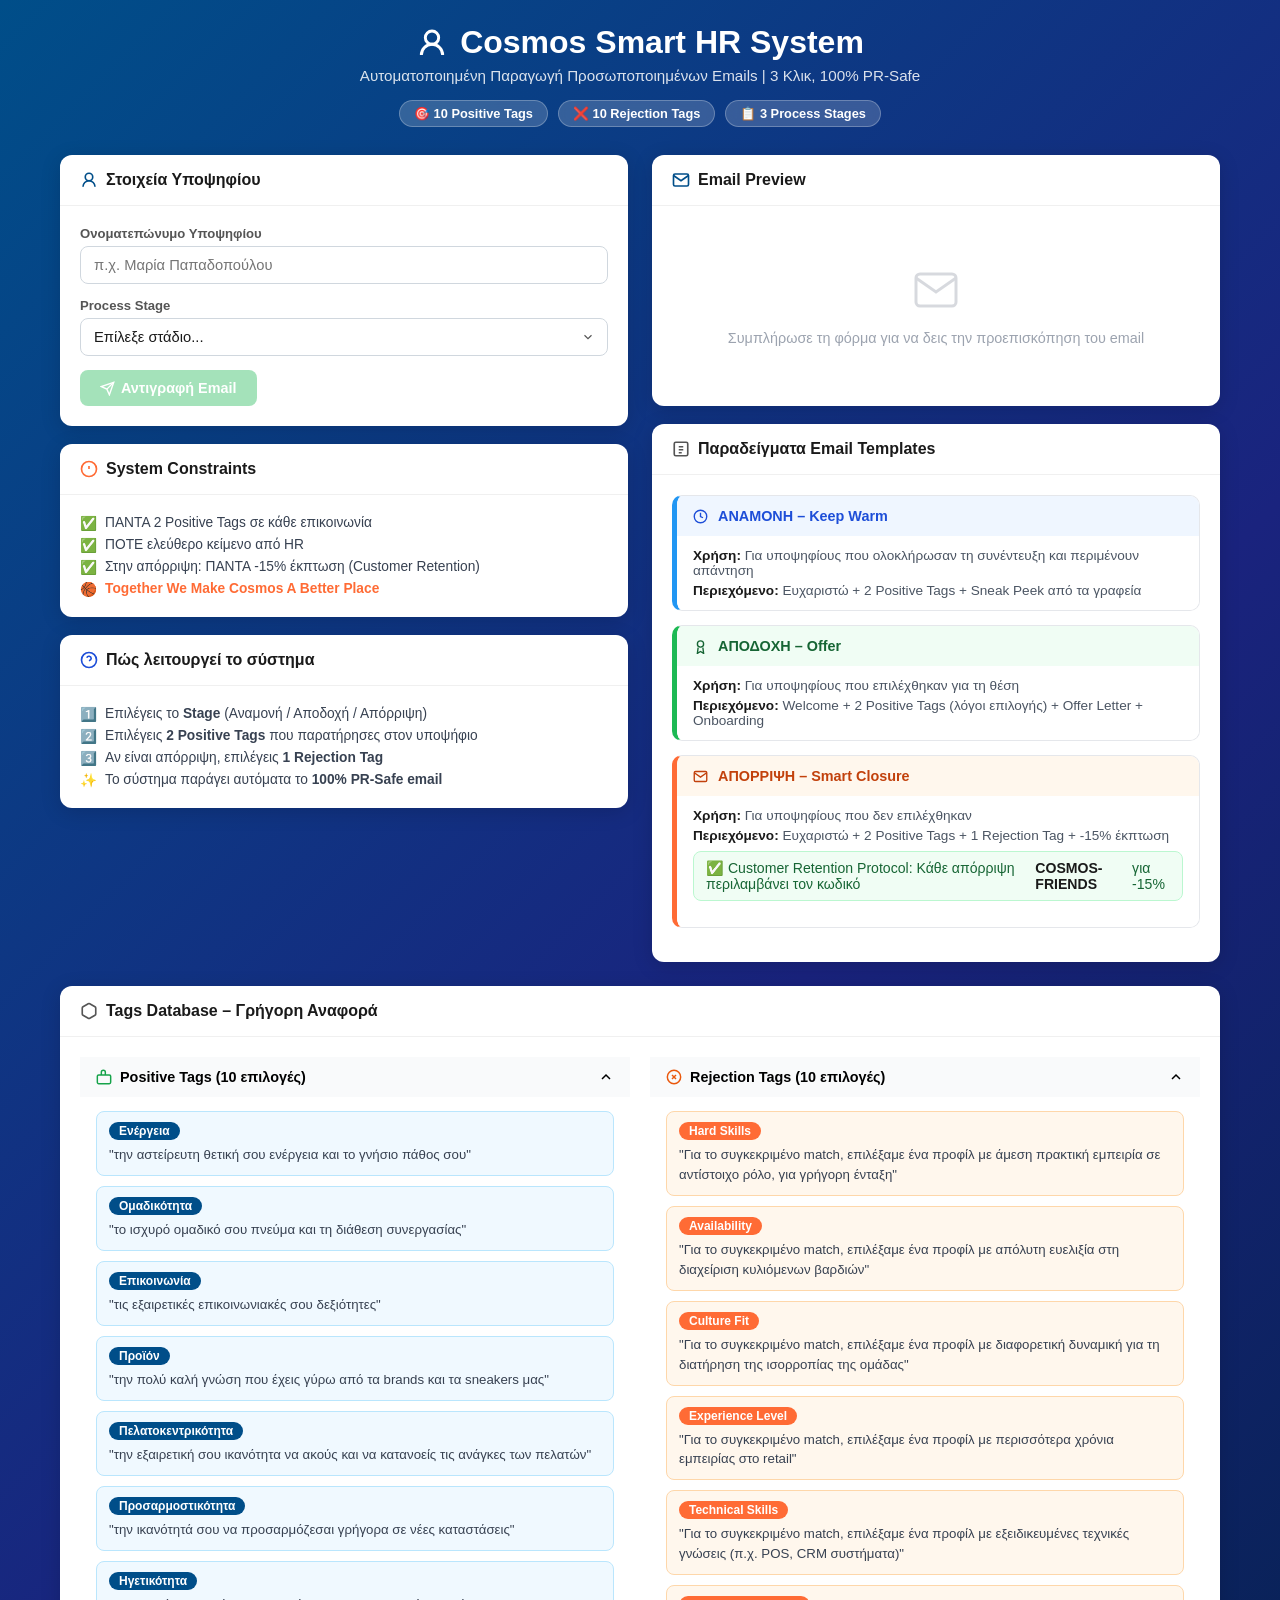
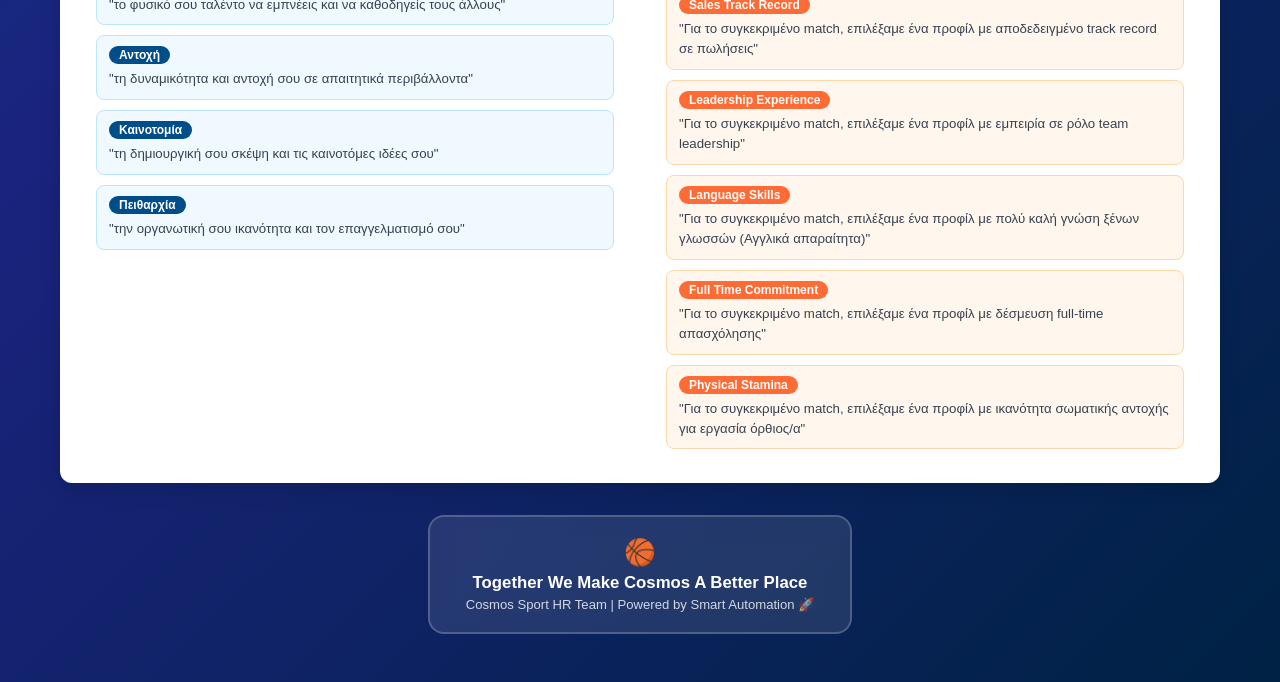
<file: index1.html>
<!DOCTYPE html>
<html lang="el">
<head>
  <meta charset="UTF-8" />
  <meta name="viewport" content="width=device-width, initial-scale=1.0" />
  <title>Cosmos Smart HR System – Personalized Candidate Emails</title>
  <style>
    *, *::before, *::after { box-sizing: border-box; margin: 0; padding: 0; }

    body {
      font-family: 'Segoe UI', Arial, sans-serif;
      min-height: 100vh;
      background: linear-gradient(135deg, #004E89 0%, #1a237e 50%, #002244 100%);
      color: #1a1a1a;
      padding: 24px 16px 48px;
    }

    /* ── Typography ── */
    h1  { font-size: 2rem;   font-weight: 700; color: #fff; }
    h2  { font-size: 1.15rem; font-weight: 600; }
    h3  { font-size: 1rem;    font-weight: 600; }

    /* ── Layout ── */
    .page-wrapper { max-width: 1160px; margin: 0 auto; }

    /* ── Header ── */
    .header {
      text-align: center;
      margin-bottom: 28px;
    }
    .header .subtitle {
      color: rgba(255,255,255,.85);
      font-size: .95rem;
      margin: 6px 0 16px;
    }
    .header-chips {
      display: flex;
      justify-content: center;
      gap: 10px;
      flex-wrap: wrap;
    }
    .chip {
      display: inline-flex;
      align-items: center;
      gap: 5px;
      padding: 5px 14px;
      border-radius: 999px;
      font-size: .8rem;
      font-weight: 600;
      backdrop-filter: blur(8px);
      background: rgba(255,255,255,.18);
      color: #fff;
      border: 1px solid rgba(255,255,255,.25);
    }

    /* ── Two-column grid ── */
    .grid-2 {
      display: grid;
      grid-template-columns: 1fr 1fr;
      gap: 24px;
      align-items: start;
    }
    @media (max-width: 860px) {
      .grid-2 { grid-template-columns: 1fr; }
    }

    /* ── Card ── */
    .card {
      background: #fff;
      border-radius: 12px;
      box-shadow: 0 4px 20px rgba(0,0,0,.15);
      overflow: hidden;
    }
    .card-header {
      padding: 16px 20px;
      border-bottom: 1px solid #f0f0f0;
      display: flex;
      align-items: center;
      gap: 8px;
      font-size: 1rem;
      font-weight: 600;
    }
    .card-body { padding: 20px; }

    /* ── Form controls ── */
    .form-group { margin-bottom: 14px; }
    .form-group label {
      display: block;
      font-size: .82rem;
      font-weight: 600;
      color: #555;
      margin-bottom: 5px;
    }
    .form-control {
      width: 100%;
      padding: 10px 13px;
      border: 1.5px solid #d0d7de;
      border-radius: 8px;
      font-size: .92rem;
      color: #1a1a1a;
      background: #fff;
      outline: none;
      transition: border-color .2s;
      appearance: none;
      -webkit-appearance: none;
    }
    .form-control:focus { border-color: #004E89; }
    select.form-control {
      background-image: url("data:image/svg+xml,%3Csvg xmlns='http://www.w3.org/2000/svg' width='14' height='14' viewBox='0 0 24 24' fill='none' stroke='%23555' stroke-width='2'%3E%3Cpolyline points='6 9 12 15 18 9'/%3E%3C/svg%3E");
      background-repeat: no-repeat;
      background-position: right 12px center;
      padding-right: 36px;
      cursor: pointer;
    }
    select.form-control option:disabled { color: #aaa; }

    /* ── Stage badges ── */
    .stage-badge {
      display: inline-block;
      padding: 3px 10px;
      border-radius: 999px;
      font-size: .75rem;
      font-weight: 700;
      margin-left: 8px;
      vertical-align: middle;
    }
    .stage-keep   { background: #dbeafe; color: #1d4ed8; }
    .stage-offer  { background: #dcfce7; color: #15803d; }
    .stage-reject { background: #ffedd5; color: #c2410c; }

    /* ── Alert ── */
    .alert {
      padding: 10px 14px;
      border-radius: 8px;
      font-size: .88rem;
      display: flex;
      align-items: center;
      gap: 8px;
      margin-bottom: 14px;
    }
    .alert-info    { background: #eff6ff; border: 1px solid #bfdbfe; color: #1e40af; }
    .alert-success { background: #f0fdf4; border: 1px solid #bbf7d0; color: #166534; }
    .alert-warning { background: #fff7ed; border: 1px solid #fed7aa; color: #9a3412; }

    /* ── Buttons ── */
    .btn {
      display: inline-flex;
      align-items: center;
      gap: 6px;
      padding: 10px 20px;
      border-radius: 8px;
      font-size: .9rem;
      font-weight: 600;
      border: none;
      cursor: pointer;
      transition: opacity .2s, transform .1s;
    }
    .btn:active { transform: scale(.97); }
    .btn-primary { background: #004E89; color: #fff; }
    .btn-primary:hover { background: #003d6b; }
    .btn-success { background: #1DB954; color: #fff; }
    .btn-success:hover { background: #1aaa4d; }
    .btn-outline {
      background: transparent;
      color: #004E89;
      border: 1.5px solid #004E89;
    }
    .btn-outline:hover { background: #eff6ff; }
    .btn-row { display: flex; gap: 10px; margin-top: 14px; flex-wrap: wrap; }
    .btn:disabled { opacity: .4; cursor: not-allowed; }

    /* ── Email Preview ── */
    .email-preview-box {
      background: #f9fafb;
      border: 1px solid #e5e7eb;
      border-radius: 10px;
      padding: 18px;
      font-size: .88rem;
      line-height: 1.65;
      white-space: pre-wrap;
      min-height: 200px;
    }
    .email-subject-row {
      display: flex;
      align-items: baseline;
      gap: 8px;
      margin-bottom: 12px;
      flex-wrap: wrap;
    }
    .email-subject-label {
      font-size: .75rem;
      font-weight: 700;
      color: #6b7280;
      text-transform: uppercase;
      letter-spacing: .5px;
    }
    .email-subject-text {
      font-weight: 700;
      color: #004E89;
      font-size: .95rem;
    }
    .email-body { color: #374151; }

    /* ── Placeholder state ── */
    .placeholder-box {
      text-align: center;
      padding: 40px 20px;
      color: #9ca3af;
    }
    .placeholder-box svg { margin-bottom: 12px; opacity: .4; }
    .placeholder-box p { font-size: .9rem; }

    /* ── Tags Reference ── */
    .accordion { border: 1px solid #e5e7eb; border-radius: 10px; overflow: hidden; margin-bottom: 12px; }
    .accordion-header {
      background: #f9fafb;
      padding: 12px 16px;
      cursor: pointer;
      display: flex;
      align-items: center;
      justify-content: space-between;
      font-weight: 600;
      font-size: .9rem;
      user-select: none;
      border: none;
      width: 100%;
      text-align: left;
      gap: 8px;
    }
    .accordion-header:hover { background: #f3f4f6; }
    .accordion-header .arrow {
      transition: transform .25s;
      flex-shrink: 0;
    }
    .accordion-header.open .arrow { transform: rotate(180deg); }
    .accordion-body { display: none; padding: 14px 16px; gap: 10px; flex-direction: column; }
    .accordion-body.open { display: flex; }

    .tag-item {
      padding: 10px 12px;
      border-radius: 8px;
      font-size: .83rem;
    }
    .tag-item-positive { background: #f0f9ff; border: 1px solid #bae6fd; }
    .tag-item-reject   { background: #fff7ed; border: 1px solid #fed7aa; }
    .tag-item .tag-label {
      display: inline-block;
      padding: 2px 10px;
      border-radius: 999px;
      font-size: .75rem;
      font-weight: 700;
      margin-bottom: 5px;
    }
    .tag-label-positive { background: #004E89; color: #fff; }
    .tag-label-reject   { background: #FF6B35; color: #fff; }
    .tag-item .tag-desc { color: #374151; line-height: 1.5; }

    /* ── Examples ── */
    .example-card {
      border-radius: 10px;
      overflow: hidden;
      margin-bottom: 14px;
      border: 1px solid #e5e7eb;
    }
    .example-card-header {
      padding: 12px 16px;
      display: flex;
      align-items: center;
      gap: 10px;
      font-weight: 600;
      font-size: .9rem;
    }
    .ex-keep   { border-left: 5px solid #2196F3; }
    .ex-offer  { border-left: 5px solid #1DB954; }
    .ex-reject { border-left: 5px solid #FF6B35; }
    .ex-keep .example-card-header   { background: #eff6ff; color: #1d4ed8; }
    .ex-offer .example-card-header  { background: #f0fdf4; color: #166534; }
    .ex-reject .example-card-header { background: #fff7ed; color: #c2410c; }
    .example-card-body { padding: 12px 16px; font-size: .85rem; color: #4b5563; background: #fff; }
    .example-card-body strong { color: #1a1a1a; }

    /* ── Footer ── */
    .footer {
      text-align: center;
      margin-top: 32px;
    }
    .footer-inner {
      display: inline-block;
      background: rgba(255,255,255,.1);
      backdrop-filter: blur(10px);
      border: 2px solid rgba(255,255,255,.2);
      border-radius: 16px;
      padding: 20px 36px;
      color: #fff;
    }
    .footer-inner h3 { font-size: 1.05rem; margin: 6px 0 4px; }
    .footer-inner p  { font-size: .82rem; color: rgba(255,255,255,.8); }

    /* ── System constraints panel ── */
    .constraints-list { list-style: none; display: flex; flex-direction: column; gap: 6px; }
    .constraints-list li { font-size: .86rem; color: #374151; display: flex; gap: 8px; }
    .constraints-list li span:first-child { flex-shrink: 0; }

    /* ── Toast ── */
    #toast {
      position: fixed;
      bottom: 24px;
      right: 24px;
      background: #1a1a1a;
      color: #fff;
      padding: 12px 20px;
      border-radius: 10px;
      font-size: .88rem;
      box-shadow: 0 6px 24px rgba(0,0,0,.25);
      z-index: 9999;
      transform: translateY(80px);
      opacity: 0;
      transition: transform .3s, opacity .3s;
      max-width: 320px;
    }
    #toast.show { transform: translateY(0); opacity: 1; }
    #toast .toast-title { font-weight: 700; margin-bottom: 2px; }
    #toast .toast-desc  { font-size: .82rem; opacity: .8; }
    #toast.success { background: #166534; }
    #toast.info    { background: #1e40af; }

    /* ── Icon helper ── */
    .icon { display: inline-flex; align-items: center; }
  </style>
</head>
<body>

<div class="page-wrapper">

  <!-- ═══ HEADER ═══ -->
  <div class="header">
    <div style="display:flex;align-items:center;justify-content:center;gap:12px;margin-bottom:6px;">
      <svg width="32" height="32" viewBox="0 0 24 24" fill="none" stroke="#fff" stroke-width="2.2">
        <circle cx="12" cy="8" r="5"/><path d="M20 21a8 8 0 0 0-16 0"/>
      </svg>
      <h1>Cosmos Smart HR System</h1>
    </div>
    <p class="subtitle">Αυτοματοποιημένη Παραγωγή Προσωποποιημένων Emails | 3 Κλικ, 100% PR-Safe</p>
    <div class="header-chips">
      <span class="chip" id="chip-positive">🎯 10 Positive Tags</span>
      <span class="chip" id="chip-rejection">❌ 10 Rejection Tags</span>
      <span class="chip">📋 3 Process Stages</span>
    </div>
  </div>

  <!-- ═══ MAIN GRID ═══ -->
  <div class="grid-2" style="margin-bottom:24px;">

    <!-- LEFT COL: FORM -->
    <div>

      <!-- Στοιχεία Υποψηφίου -->
      <div class="card" style="margin-bottom:18px;">
        <div class="card-header">
          <svg width="18" height="18" viewBox="0 0 24 24" fill="none" stroke="#004E89" stroke-width="2.2"><circle cx="12" cy="8" r="5"/><path d="M20 21a8 8 0 0 0-16 0"/></svg>
          Στοιχεία Υποψηφίου
        </div>
        <div class="card-body">

          <div class="form-group">
            <label for="candidateName">Ονοματεπώνυμο Υποψηφίου</label>
            <input id="candidateName" class="form-control" type="text" placeholder="π.χ. Μαρία Παπαδοπούλου" oninput="update()" />
          </div>

          <div class="form-group">
            <label for="processStage">Process Stage</label>
            <select id="processStage" class="form-control" onchange="update()">
              <option value="" disabled selected>Επίλεξε στάδιο...</option>
              <option value="keep_warm">🕐 Αναμονή – Keep Warm</option>
              <option value="offer">🏆 Αποδοχή – Offer</option>
              <option value="rejection">📧 Απόρριψη – Smart Closure</option>
            </select>
          </div>

          <!-- Tags area (shown after stage selected) -->
          <div id="tagsSection" style="display:none;">
            <div class="alert alert-info" id="tagsInfo">
              <svg width="16" height="16" viewBox="0 0 24 24" fill="none" stroke="currentColor" stroke-width="2"><circle cx="12" cy="12" r="10"/><line x1="12" y1="8" x2="12" y2="12"/><line x1="12" y1="16" x2="12.01" y2="16"/></svg>
              <span id="tagsInfoText">Επίλεξε 2 Positive Tags</span>
            </div>

            <div class="form-group">
              <label for="positiveTag1">Positive Tag #1</label>
              <select id="positiveTag1" class="form-control" onchange="update()">
                <option value="" disabled selected>Επίλεξε tag...</option>
              </select>
              <div id="pt1desc" style="font-size:.78rem;color:#004E89;margin-top:4px;padding-left:4px;min-height:18px;font-style:italic;"></div>
            </div>

            <div class="form-group">
              <label for="positiveTag2">Positive Tag #2</label>
              <select id="positiveTag2" class="form-control" onchange="update()">
                <option value="" disabled selected>Επίλεξε tag...</option>
              </select>
              <div id="pt2desc" style="font-size:.78rem;color:#004E89;margin-top:4px;padding-left:4px;min-height:18px;font-style:italic;"></div>
            </div>

            <!-- Rejection tag (only for rejection stage) -->
            <div id="rejectionTagGroup" style="display:none;" class="form-group">
              <label for="rejectionTag">Rejection Tag</label>
              <select id="rejectionTag" class="form-control" onchange="update()">
                <option value="" disabled selected>Επίλεξε λόγο...</option>
              </select>
              <div id="rtdesc" style="font-size:.78rem;color:#FF6B35;margin-top:4px;padding-left:4px;min-height:18px;font-style:italic;"></div>
            </div>
          </div>

          <!-- Validation alert -->
          <div id="validAlert" style="display:none;" class="alert alert-success">
            <svg width="16" height="16" viewBox="0 0 24 24" fill="none" stroke="currentColor" stroke-width="2.5"><polyline points="20 6 9 17 4 12"/></svg>
            Όλα τα πεδία έτοιμα! Το email σου είναι 100% PR-Safe 🎯
          </div>

          <!-- Buttons -->
          <div class="btn-row">
            <button id="btnCopy" class="btn btn-success" onclick="copyEmail()" disabled>
              <svg width="15" height="15" viewBox="0 0 24 24" fill="none" stroke="currentColor" stroke-width="2.2"><line x1="22" y1="2" x2="11" y2="13"/><polygon points="22 2 15 22 11 13 2 9 22 2"/></svg>
              Αντιγραφή Email
            </button>
            <button id="btnReset" class="btn btn-outline" onclick="resetForm()" style="display:none;">
              <svg width="15" height="15" viewBox="0 0 24 24" fill="none" stroke="currentColor" stroke-width="2.2"><polyline points="1 4 1 10 7 10"/><path d="M3.51 15a9 9 0 1 0 .49-4.17"/></svg>
              Reset
            </button>
          </div>
        </div>
      </div>

      <!-- System Constraints -->
      <div class="card" style="margin-bottom:18px;">
        <div class="card-header">
          <svg width="18" height="18" viewBox="0 0 24 24" fill="none" stroke="#FF6B35" stroke-width="2.2"><circle cx="12" cy="12" r="10"/><line x1="12" y1="8" x2="12" y2="12"/><line x1="12" y1="16" x2="12.01" y2="16"/></svg>
          System Constraints
        </div>
        <div class="card-body">
          <ul class="constraints-list">
            <li><span>✅</span><span>ΠΑΝΤΑ 2 Positive Tags σε κάθε επικοινωνία</span></li>
            <li><span>✅</span><span>ΠΟΤΕ ελεύθερο κείμενο από HR</span></li>
            <li><span>✅</span><span>Στην απόρριψη: ΠΑΝΤΑ -15% έκπτωση (Customer Retention)</span></li>
            <li><span style="color:#FF6B35;font-weight:700;">🏀</span><span style="color:#FF6B35;font-weight:600;">Together We Make Cosmos A Better Place</span></li>
          </ul>
        </div>
      </div>

      <!-- How it works -->
      <div class="card">
        <div class="card-header">
          <svg width="18" height="18" viewBox="0 0 24 24" fill="none" stroke="#1d4ed8" stroke-width="2.2"><path d="M9.09 9a3 3 0 0 1 5.83 1c0 2-3 3-3 3"/><circle cx="12" cy="12" r="10"/><line x1="12" y1="17" x2="12.01" y2="17"/></svg>
          Πώς λειτουργεί το σύστημα
        </div>
        <div class="card-body">
          <ul class="constraints-list">
            <li><span>1️⃣</span><span>Επιλέγεις το <strong>Stage</strong> (Αναμονή / Αποδοχή / Απόρριψη)</span></li>
            <li><span>2️⃣</span><span>Επιλέγεις <strong>2 Positive Tags</strong> που παρατήρησες στον υποψήφιο</span></li>
            <li><span>3️⃣</span><span>Αν είναι απόρριψη, επιλέγεις <strong>1 Rejection Tag</strong></span></li>
            <li><span>✨</span><span>Το σύστημα παράγει αυτόματα το <strong>100% PR-Safe email</strong></span></li>
          </ul>
        </div>
      </div>
    </div>

    <!-- RIGHT COL: EMAIL PREVIEW -->
    <div>
      <div class="card" style="margin-bottom:18px;">
        <div class="card-header">
          <svg width="18" height="18" viewBox="0 0 24 24" fill="none" stroke="#004E89" stroke-width="2.2"><path d="M4 4h16c1.1 0 2 .9 2 2v12c0 1.1-.9 2-2 2H4c-1.1 0-2-.9-2-2V6c0-1.1.9-2 2-2z"/><polyline points="22,6 12,13 2,6"/></svg>
          Email Preview
        </div>
        <div class="card-body">
          <!-- Placeholder -->
          <div id="emailPlaceholder" class="placeholder-box">
            <svg width="48" height="48" viewBox="0 0 24 24" fill="none" stroke="currentColor" stroke-width="1.5"><path d="M4 4h16c1.1 0 2 .9 2 2v12c0 1.1-.9 2-2 2H4c-1.1 0-2-.9-2-2V6c0-1.1.9-2 2-2z"/><polyline points="22,6 12,13 2,6"/></svg>
            <p>Συμπλήρωσε τη φόρμα για να δεις την προεπισκόπηση του email</p>
          </div>
          <!-- Preview -->
          <div id="emailPreview" style="display:none;">
            <div class="email-subject-row">
              <span class="email-subject-label">Subject:</span>
              <span id="emailSubject" class="email-subject-text"></span>
            </div>
            <div class="email-preview-box email-body" id="emailBody"></div>
          </div>
        </div>
      </div>

      <!-- Examples Section -->
      <div class="card">
        <div class="card-header">
          <svg width="18" height="18" viewBox="0 0 24 24" fill="none" stroke="#555" stroke-width="2.2"><rect x="3" y="3" width="18" height="18" rx="2"/><line x1="9" y1="9" x2="15" y2="9"/><line x1="9" y1="13" x2="15" y2="13"/><line x1="9" y1="17" x2="13" y2="17"/></svg>
          Παραδείγματα Email Templates
        </div>
        <div class="card-body">
          <div class="example-card ex-keep">
            <div class="example-card-header">
              <svg width="15" height="15" viewBox="0 0 24 24" fill="none" stroke="currentColor" stroke-width="2.2"><circle cx="12" cy="12" r="10"/><polyline points="12 6 12 12 16 14"/></svg>
              ΑΝΑΜΟΝΗ – Keep Warm
            </div>
            <div class="example-card-body">
              <p><strong>Χρήση:</strong> Για υποψηφίους που ολοκλήρωσαν τη συνέντευξη και περιμένουν απάντηση</p>
              <p style="margin-top:5px;"><strong>Περιεχόμενο:</strong> Ευχαριστώ + 2 Positive Tags + Sneak Peek από τα γραφεία</p>
            </div>
          </div>
          <div class="example-card ex-offer">
            <div class="example-card-header">
              <svg width="15" height="15" viewBox="0 0 24 24" fill="none" stroke="currentColor" stroke-width="2.2"><circle cx="12" cy="8" r="5"/><polyline points="8.21 13.89 7 23 12 20 17 23 15.79 13.88"/></svg>
              ΑΠΟΔΟΧΗ – Offer
            </div>
            <div class="example-card-body">
              <p><strong>Χρήση:</strong> Για υποψηφίους που επιλέχθηκαν για τη θέση</p>
              <p style="margin-top:5px;"><strong>Περιεχόμενο:</strong> Welcome + 2 Positive Tags (λόγοι επιλογής) + Offer Letter + Onboarding</p>
            </div>
          </div>
          <div class="example-card ex-reject">
            <div class="example-card-header">
              <svg width="15" height="15" viewBox="0 0 24 24" fill="none" stroke="currentColor" stroke-width="2.2"><path d="M4 4h16c1.1 0 2 .9 2 2v12c0 1.1-.9 2-2 2H4c-1.1 0-2-.9-2-2V6c0-1.1.9-2 2-2z"/><polyline points="22,6 12,13 2,6"/></svg>
              ΑΠΟΡΡΙΨΗ – Smart Closure
            </div>
            <div class="example-card-body">
              <p><strong>Χρήση:</strong> Για υποψηφίους που δεν επιλέχθηκαν</p>
              <p style="margin-top:5px;"><strong>Περιεχόμενο:</strong> Ευχαριστώ + 2 Positive Tags + 1 Rejection Tag + -15% έκπτωση</p>
              <div class="alert alert-success" style="margin-top:8px;padding:8px 12px;">
                ✅ Customer Retention Protocol: Κάθε απόρριψη περιλαμβάνει τον κωδικό <strong>COSMOS-FRIENDS</strong> για -15%
              </div>
            </div>
          </div>
        </div>
      </div>
    </div>
  </div>

  <!-- ═══ TAGS DATABASE (full width) ═══ -->
  <div class="card" style="margin-bottom:24px;">
    <div class="card-header">
      <svg width="18" height="18" viewBox="0 0 24 24" fill="none" stroke="#555" stroke-width="2.2"><path d="M21 16V8a2 2 0 0 0-1-1.73l-7-4a2 2 0 0 0-2 0l-7 4A2 2 0 0 0 3 8v8a2 2 0 0 0 1 1.73l7 4a2 2 0 0 0 2 0l7-4A2 2 0 0 0 21 16z"/></svg>
      Tags Database – Γρήγορη Αναφορά
    </div>
    <div class="card-body" style="display:grid;grid-template-columns:1fr 1fr;gap:20px;">
      <!-- Positive Tags accordion -->
      <div>
        <button class="accordion-header open" onclick="toggleAccordion(this)">
          <span style="display:flex;align-items:center;gap:8px;">
            <svg width="16" height="16" viewBox="0 0 24 24" fill="none" stroke="#16a34a" stroke-width="2.2"><path d="M14 9V5a3 3 0 0 0-6 0v4"/><rect x="2" y="9" width="20" height="13" rx="2"/></svg>
            Positive Tags (10 επιλογές)
          </span>
          <svg class="arrow" width="16" height="16" viewBox="0 0 24 24" fill="none" stroke="currentColor" stroke-width="2.2"><polyline points="6 9 12 15 18 9"/></svg>
        </button>
        <div class="accordion-body open" id="posTagsBody"></div>
      </div>
      <!-- Rejection Tags accordion -->
      <div>
        <button class="accordion-header open" onclick="toggleAccordion(this)">
          <span style="display:flex;align-items:center;gap:8px;">
            <svg width="16" height="16" viewBox="0 0 24 24" fill="none" stroke="#ea580c" stroke-width="2.2"><circle cx="12" cy="12" r="10"/><line x1="15" y1="9" x2="9" y2="15"/><line x1="9" y1="9" x2="15" y2="15"/></svg>
            Rejection Tags (10 επιλογές)
          </span>
          <svg class="arrow" width="16" height="16" viewBox="0 0 24 24" fill="none" stroke="currentColor" stroke-width="2.2"><polyline points="6 9 12 15 18 9"/></svg>
        </button>
        <div class="accordion-body open" id="rejTagsBody"></div>
      </div>
    </div>
  </div>

  <!-- ═══ FOOTER ═══ -->
  <div class="footer">
    <div class="footer-inner">
      <div style="font-size:1.6rem;margin-bottom:4px;">🏀</div>
      <h3>Together We Make Cosmos A Better Place</h3>
      <p>Cosmos Sport HR Team | Powered by Smart Automation 🚀</p>
    </div>
  </div>

</div>

<!-- Toast -->
<div id="toast">
  <div class="toast-title" id="toastTitle"></div>
  <div class="toast-desc"  id="toastDesc"></div>
</div>

<script>
// ═══════════════════════════════════════════════════
//  DATA
// ═══════════════════════════════════════════════════
const POSITIVE_TAGS = {
  'Ενέργεια':           'την αστείρευτη θετική σου ενέργεια και το γνήσιο πάθος σου',
  'Ομαδικότητα':        'το ισχυρό ομαδικό σου πνεύμα και τη διάθεση συνεργασίας',
  'Επικοινωνία':        'τις εξαιρετικές επικοινωνιακές σου δεξιότητες',
  'Προϊόν':             'την πολύ καλή γνώση που έχεις γύρω από τα brands και τα sneakers μας',
  'Πελατοκεντρικότητα': 'την εξαιρετική σου ικανότητα να ακούς και να κατανοείς τις ανάγκες των πελατών',
  'Προσαρμοστικότητα':  'την ικανότητά σου να προσαρμόζεσαι γρήγορα σε νέες καταστάσεις',
  'Ηγετικότητα':        'το φυσικό σου ταλέντο να εμπνέεις και να καθοδηγείς τους άλλους',
  'Αντοχή':             'τη δυναμικότητα και αντοχή σου σε απαιτητικά περιβάλλοντα',
  'Καινοτομία':         'τη δημιουργική σου σκέψη και τις καινοτόμες ιδέες σου',
  'Πειθαρχία':          'την οργανωτική σου ικανότητα και τον επαγγελματισμό σου',
};

const REJECTION_TAGS = {
  'Hard Skills':             'ένα προφίλ με άμεση πρακτική εμπειρία σε αντίστοιχο ρόλο, για γρήγορη ένταξη',
  'Availability':            'ένα προφίλ με απόλυτη ευελιξία στη διαχείριση κυλιόμενων βαρδιών',
  'Culture Fit':             'ένα προφίλ με διαφορετική δυναμική για τη διατήρηση της ισορροπίας της ομάδας',
  'Experience Level':        'ένα προφίλ με περισσότερα χρόνια εμπειρίας στο retail',
  'Technical Skills':        'ένα προφίλ με εξειδικευμένες τεχνικές γνώσεις (π.χ. POS, CRM συστήματα)',
  'Sales Track Record':      'ένα προφίλ με αποδεδειγμένο track record σε πωλήσεις',
  'Leadership Experience':   'ένα προφίλ με εμπειρία σε ρόλο team leadership',
  'Language Skills':         'ένα προφίλ με πολύ καλή γνώση ξένων γλωσσών (Αγγλικά απαραίτητα)',
  'Full Time Commitment':    'ένα προφίλ με δέσμευση full-time απασχόλησης',
  'Physical Stamina':        'ένα προφίλ με ικανότητα σωματικής αντοχής για εργασία όρθιος/α',
};

// ═══════════════════════════════════════════════════
//  EMAIL TEMPLATES
// ═══════════════════════════════════════════════════
function generateEmail(data) {
  const { name, stage, pt1, pt2, rt } = data;
  const d1 = POSITIVE_TAGS[pt1] || '';
  const d2 = POSITIVE_TAGS[pt2] || '';
  const rd = REJECTION_TAGS[rt]  || '';

  if (stage === 'keep_warm') {
    return {
      subject: `Cosmos Sport | Ευχαριστούμε για τη συνέντευξη, ${name}! 🏀`,
      body:
`Αγαπητέ/ή ${name},

Θέλαμε να σου μεταφέρουμε πόσο χαρήκαμε που σε γνωρίσαμε!

Κατά τη διάρκεια της διαδικασίας, εκτιμήσαμε ιδιαίτερα:
• ${d1}
• ${d2}

Η διαδικασία αξιολόγησης βρίσκεται σε εξέλιξη και θα επικοινωνήσουμε μαζί σου σύντομα με τα αποτελέσματα.

Στο μεταξύ, μπορείς να μας ακολουθείς στα social media για ένα sneak peek από τη ζωή στο Cosmos Sport! 👟

Σε ευχαριστούμε για τον χρόνο σου και το ενδιαφέρον σου για την ομάδα μας.

🏀 Together We Make Cosmos A Better Place
Cosmos Sport HR Team`
    };
  }

  if (stage === 'offer') {
    return {
      subject: `Cosmos Sport | Welcome to the Team, ${name}! 🎉`,
      body:
`Αγαπητέ/ή ${name},

Χαρούμαστε πολύ να σου ανακοινώσουμε ότι επιλέχθηκες για να γίνεις μέλος της ομάδας του Cosmos Sport! 🏆

Σε επιλέξαμε γιατί εκτιμήσαμε:
• ${d1}
• ${d2}

Αυτές οι ιδιότητες είναι ακριβώς αυτό που χρειαζόμαστε στην ομάδα μας!

📋 ΕΠΟΜΕΝΑ ΒΗΜΑΤΑ:
Θα λάβεις σύντομα επίσημη επιστολή προσφοράς (Offer Letter) με όλες τις λεπτομέρειες της θέσης, αποδοχών και έναρξης εργασίας.

Ανυπομονούμε να σε υποδεχθούμε στην οικογένεια του Cosmos Sport!

🏀 Together We Make Cosmos A Better Place
Cosmos Sport HR Team`
    };
  }

  if (stage === 'rejection') {
    return {
      subject: `Cosmos Sport | Αποτέλεσμα Αξιολόγησης – ${name}`,
      body:
`Αγαπητέ/ή ${name},

Σε ευχαριστούμε πολύ για τον χρόνο σου και το ενδιαφέρον σου για τη θέση στο Cosmos Sport.

Κατά τη διάρκεια της διαδικασίας, εκτιμήσαμε ιδιαίτερα:
• ${d1}
• ${d2}

Μετά από προσεκτική αξιολόγηση, αποφασίσαμε να προχωρήσουμε με ${rd}.

Η απόφαση αυτή δεν αντικατοπτρίζει αρνητική εκτίμηση για εσένα ως άτομο – τα ταλέντα σου είναι πραγματικά.

🎁 ΩΣ ΕΝΔΕΙΞΗ ΕΚΤΙΜΗΣΗΣ:
Σου προσφέρουμε έκπτωση -15% σε ολόκληρη την online συλλογή μας!
Χρησιμοποίησε τον κωδικό: COSMOS-FRIENDS

Ελπίζουμε να σε δούμε ως πελάτη μας και σου ευχόμαστε κάθε επιτυχία στη σταδιοδρομία σου.

🏀 Together We Make Cosmos A Better Place
Cosmos Sport HR Team`
    };
  }

  return null;
}

// ═══════════════════════════════════════════════════
//  INIT – populate selects & tag database
// ═══════════════════════════════════════════════════
(function init() {
  const pt1 = document.getElementById('positiveTag1');
  const pt2 = document.getElementById('positiveTag2');
  const rt  = document.getElementById('rejectionTag');

  Object.keys(POSITIVE_TAGS).forEach(tag => {
    [pt1, pt2].forEach(sel => {
      const opt = document.createElement('option');
      opt.value = tag; opt.textContent = tag;
      sel.appendChild(opt);
    });
  });

  Object.keys(REJECTION_TAGS).forEach(tag => {
    const opt = document.createElement('option');
    opt.value = tag; opt.textContent = tag;
    rt.appendChild(opt);
  });

  // Build tags database panels
  const posBody = document.getElementById('posTagsBody');
  Object.entries(POSITIVE_TAGS).forEach(([tag, desc]) => {
    posBody.innerHTML += `
      <div class="tag-item tag-item-positive">
        <span class="tag-label tag-label-positive">${tag}</span>
        <div class="tag-desc">"${desc}"</div>
      </div>`;
  });

  const rejBody = document.getElementById('rejTagsBody');
  Object.entries(REJECTION_TAGS).forEach(([tag, desc]) => {
    rejBody.innerHTML += `
      <div class="tag-item tag-item-reject">
        <span class="tag-label tag-label-reject">${tag}</span>
        <div class="tag-desc">"Για το συγκεκριμένο match, επιλέξαμε ${desc}"</div>
      </div>`;
  });
})();

// ═══════════════════════════════════════════════════
//  REACTIVE UPDATE
// ═══════════════════════════════════════════════════
function update() {
  const name   = document.getElementById('candidateName').value.trim();
  const stage  = document.getElementById('processStage').value;
  const pt1val = document.getElementById('positiveTag1').value;
  const pt2val = document.getElementById('positiveTag2').value;
  const rtval  = document.getElementById('rejectionTag').value;

  // Show / hide tags section
  const tagsSection = document.getElementById('tagsSection');
  const rejGroup    = document.getElementById('rejectionTagGroup');
  const tagsInfo    = document.getElementById('tagsInfoText');

  if (stage) {
    tagsSection.style.display = 'block';
    if (stage === 'rejection') {
      rejGroup.style.display   = 'block';
      tagsInfo.textContent     = 'Επίλεξε 2 Positive Tags + 1 Rejection Tag';
    } else {
      rejGroup.style.display   = 'none';
      tagsInfo.textContent     = 'Επίλεξε 2 Positive Tags';
    }
  } else {
    tagsSection.style.display = 'none';
  }

  // Show descriptions under each tag select
  document.getElementById('pt1desc').textContent = pt1val ? `"${POSITIVE_TAGS[pt1val]}"` : '';
  document.getElementById('pt2desc').textContent = pt2val ? `"${POSITIVE_TAGS[pt2val]}"` : '';
  document.getElementById('rtdesc').textContent  = rtval
    ? `"Για το συγκεκριμένο match, επιλέξαμε ${REJECTION_TAGS[rtval]}"`
    : '';

  // Validation
  const isValid = name && stage && pt1val && pt2val &&
                  (stage !== 'rejection' || rtval) &&
                  pt1val !== pt2val;

  const validAlert = document.getElementById('validAlert');
  validAlert.style.display = isValid ? 'flex' : 'none';

  const btnCopy  = document.getElementById('btnCopy');
  const btnReset = document.getElementById('btnReset');
  btnCopy.disabled = !isValid;

  const hasAnyInput = name || stage || pt1val || pt2val;
  btnReset.style.display = hasAnyInput ? 'inline-flex' : 'none';

  // Generate preview
  const placeholder = document.getElementById('emailPlaceholder');
  const preview     = document.getElementById('emailPreview');

  if (name && stage && pt1val && pt2val) {
    const email = generateEmail({ name, stage, pt1: pt1val, pt2: pt2val, rt: rtval });
    if (email) {
      placeholder.style.display = 'none';
      preview.style.display     = 'block';
      document.getElementById('emailSubject').textContent = email.subject;
      document.getElementById('emailBody').textContent    = email.body;
    }
  } else {
    placeholder.style.display = 'block';
    preview.style.display     = 'none';
  }
}

// ═══════════════════════════════════════════════════
//  COPY
// ═══════════════════════════════════════════════════
function copyEmail() {
  const name  = document.getElementById('candidateName').value.trim();
  const stage = document.getElementById('processStage').value;
  const pt1   = document.getElementById('positiveTag1').value;
  const pt2   = document.getElementById('positiveTag2').value;
  const rt    = document.getElementById('rejectionTag').value;

  const email = generateEmail({ name, stage, pt1, pt2, rt });
  if (!email) return;

  const text = `Subject: ${email.subject}\n\n${email.body}`;
  navigator.clipboard.writeText(text).then(() => {
    showToast('success', 'Email αντιγράφηκε στο clipboard! 📧', `Ready για αποστολή στον/στην ${name}`);
  }).catch(() => {
    // fallback
    const ta = document.createElement('textarea');
    ta.value = text;
    document.body.appendChild(ta);
    ta.select();
    document.execCommand('copy');
    document.body.removeChild(ta);
    showToast('success', 'Email αντιγράφηκε! 📧', `Ready για αποστολή στον/στην ${name}`);
  });
}

// ═══════════════════════════════════════════════════
//  RESET
// ═══════════════════════════════════════════════════
function resetForm() {
  document.getElementById('candidateName').value = '';
  document.getElementById('processStage').value  = '';
  document.getElementById('positiveTag1').value  = '';
  document.getElementById('positiveTag2').value  = '';
  document.getElementById('rejectionTag').value  = '';
  update();
  showToast('info', 'Φόρμα καθαρίστηκε', 'Έτοιμος/η για νέο υποψήφιο!');
}

// ═══════════════════════════════════════════════════
//  TOAST
// ═══════════════════════════════════════════════════
let toastTimer;
function showToast(type, title, desc) {
  const el = document.getElementById('toast');
  el.className = type;
  document.getElementById('toastTitle').textContent = title;
  document.getElementById('toastDesc').textContent  = desc || '';
  el.classList.add('show');
  clearTimeout(toastTimer);
  toastTimer = setTimeout(() => el.classList.remove('show'), 3200);
}

// ═══════════════════════════════════════════════════
//  ACCORDION
// ═══════════════════════════════════════════════════
function toggleAccordion(btn) {
  btn.classList.toggle('open');
  const body = btn.nextElementSibling;
  body.classList.toggle('open');
}
</script>
</body>
</html>
</file>
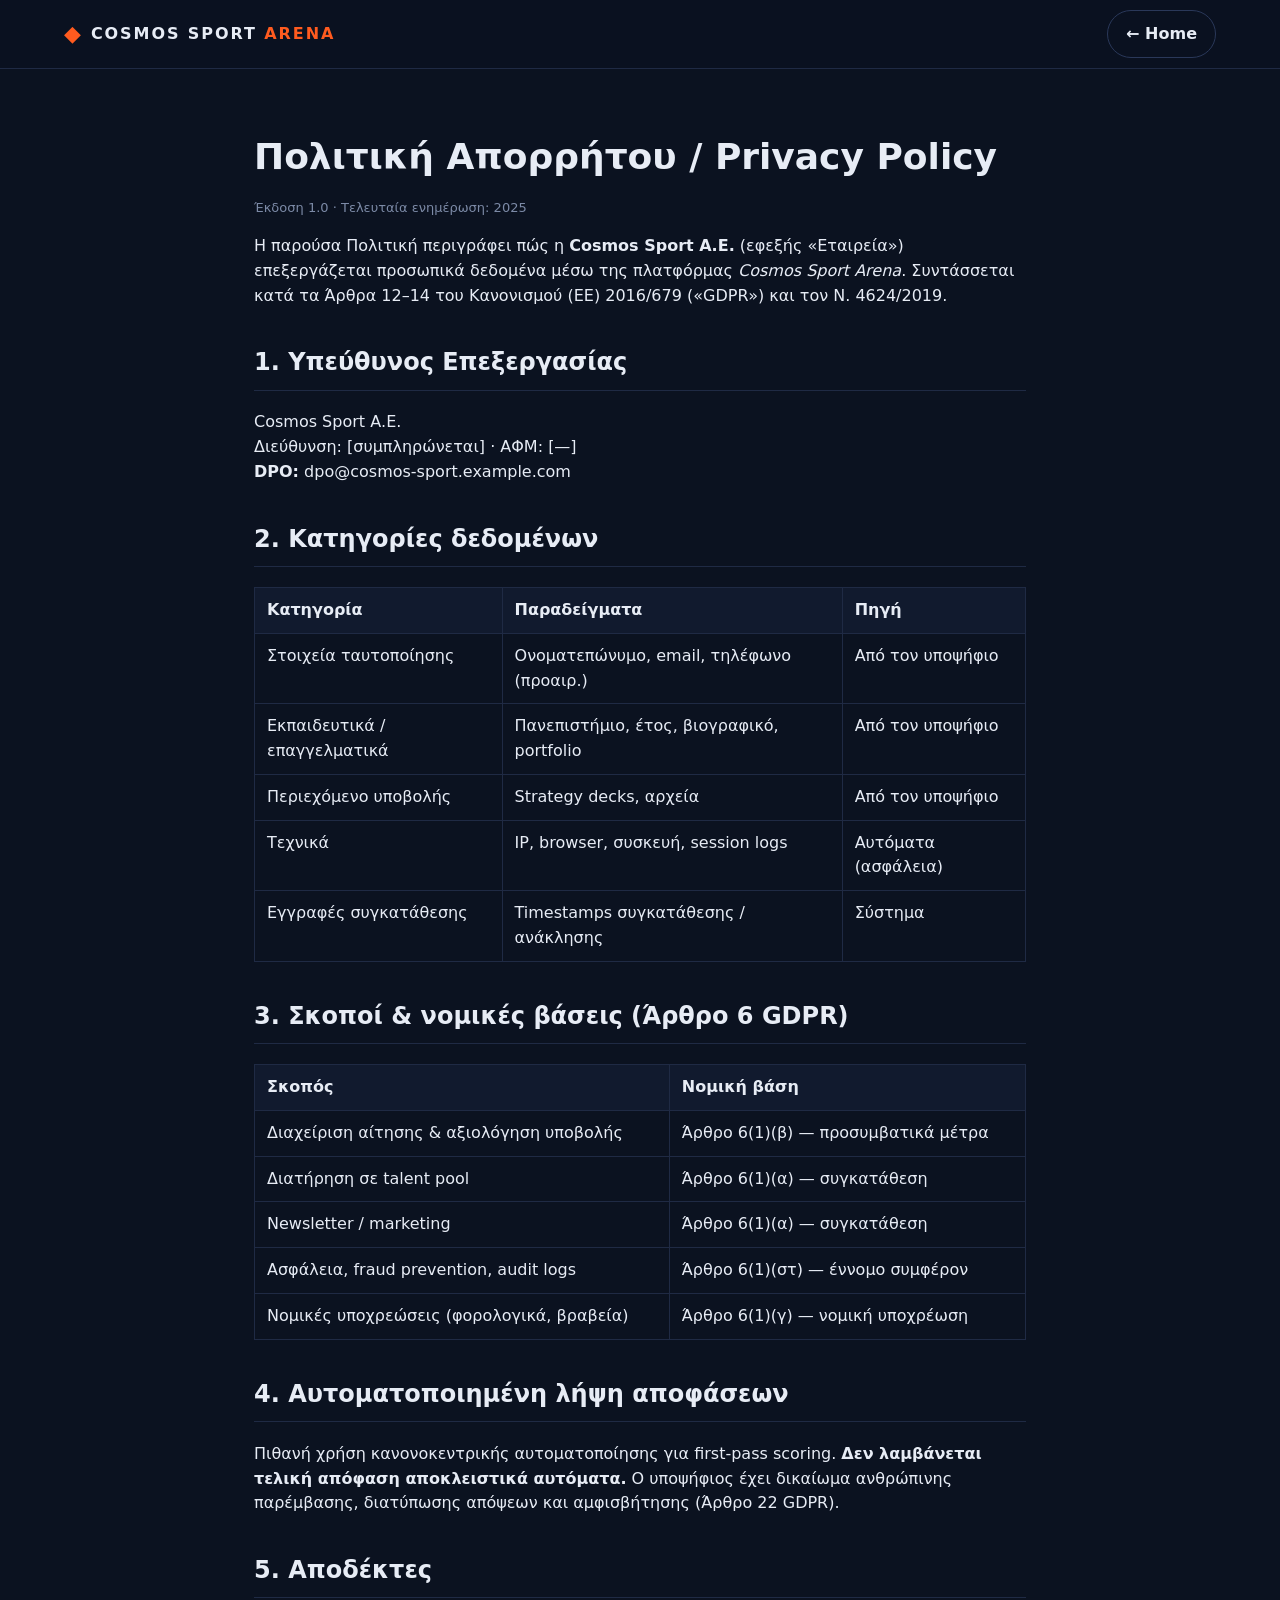
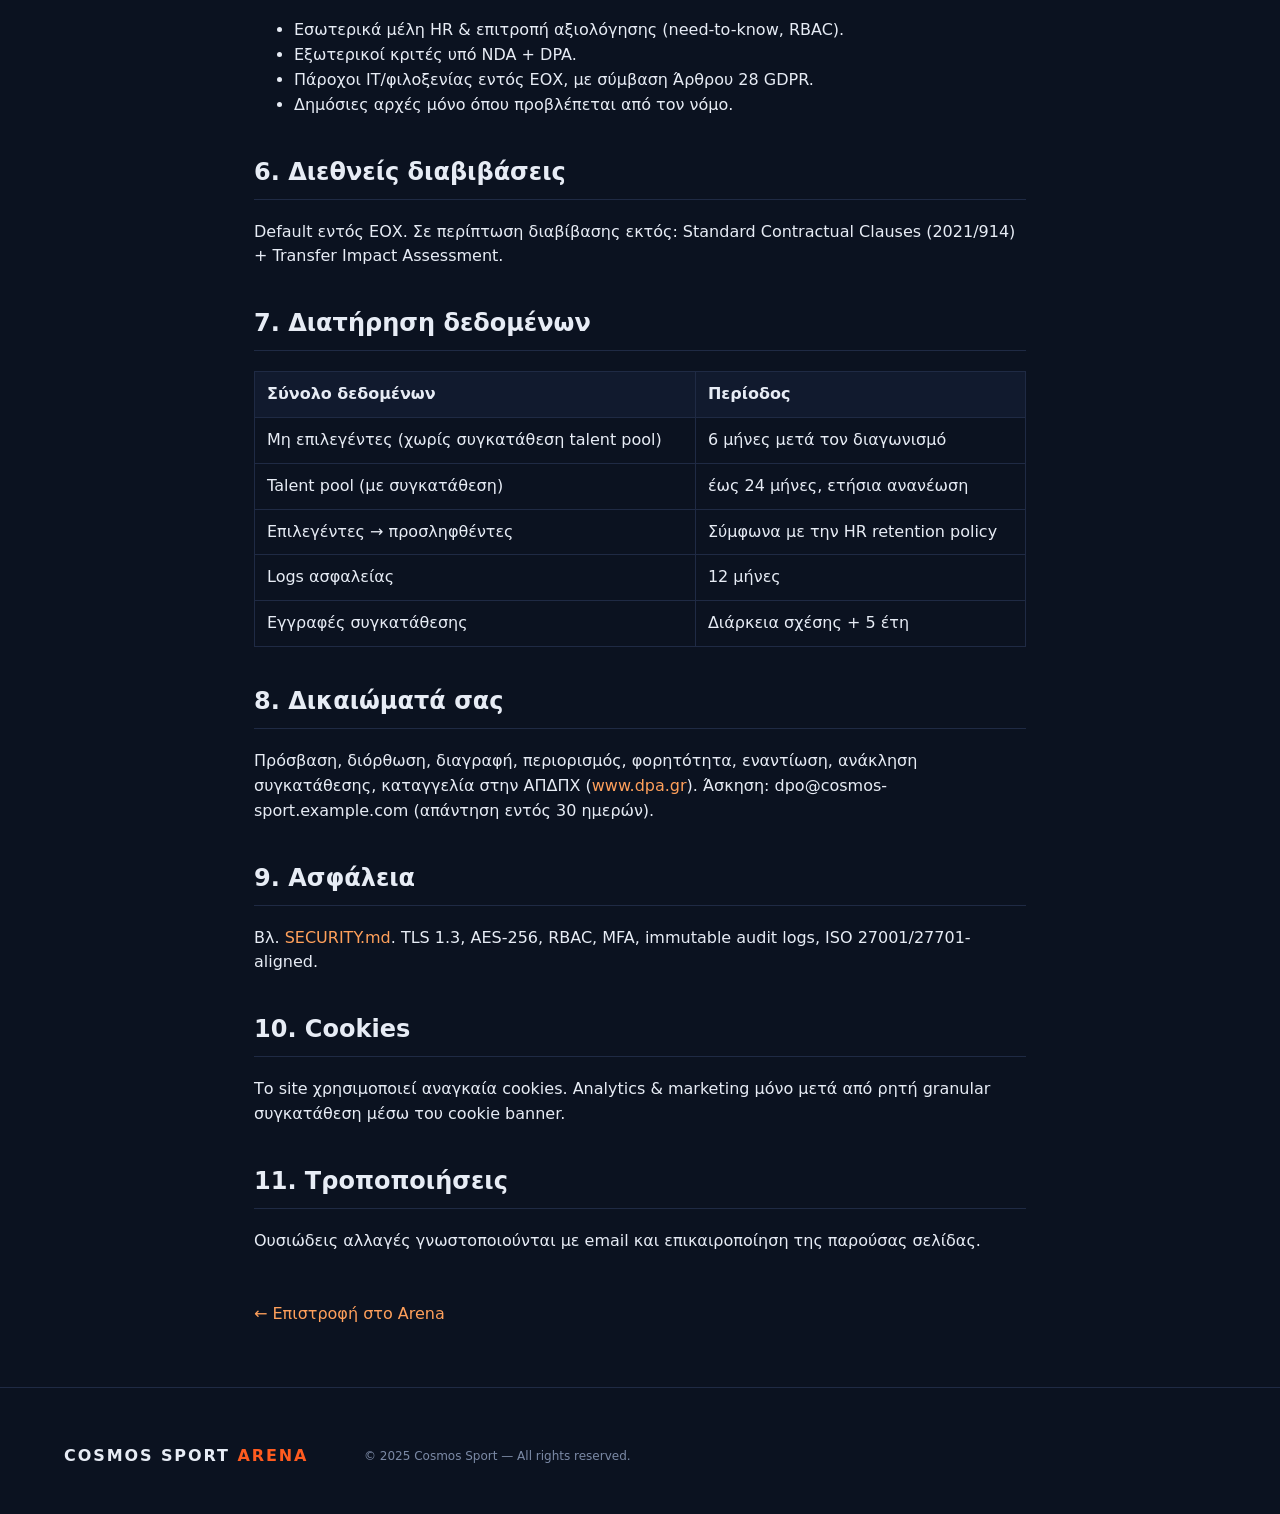
<file: docs/privacy-policy.html>
<!DOCTYPE html>
<html lang="el">
<head>
<meta charset="UTF-8" />
<meta name="viewport" content="width=device-width, initial-scale=1.0" />
<meta name="robots" content="index,follow" />
<title>Privacy Policy — Cosmos Sport Arena</title>
<link rel="stylesheet" href="../assets/css/styles.css" />
<style>
  .doc { max-width: 820px; margin: 60px auto; padding: 0 24px; }
  .doc h1 { font-size: 36px; margin-bottom: 4px; }
  .doc h2 { margin-top: 36px; border-bottom: 1px solid var(--border); padding-bottom: 8px; }
  .doc table { width: 100%; border-collapse: collapse; margin: 12px 0; }
  .doc th, .doc td { border: 1px solid var(--border); padding: 10px 12px; text-align: left; vertical-align: top; }
  .doc th { background: var(--bg-2); }
  .doc .meta { color: var(--muted); font-size: 13px; }
  .doc a.back { display: inline-block; margin-top: 32px; }
</style>
</head>
<body>
<header class="site-header">
  <div class="container header-grid">
    <a class="brand" href="../index.html"><span class="brand-mark">◆</span><span class="brand-text">COSMOS SPORT <em>ARENA</em></span></a>
    <nav class="primary-nav"></nav>
    <div class="header-actions"><a class="btn btn-ghost" href="../index.html">← Home</a></div>
  </div>
</header>

<main class="doc">
  <h1>Πολιτική Απορρήτου / Privacy Policy</h1>
  <p class="meta">Έκδοση 1.0 · Τελευταία ενημέρωση: 2025</p>
  <p>Η παρούσα Πολιτική περιγράφει πώς η <strong>Cosmos Sport Α.Ε.</strong> (εφεξής «Εταιρεία») επεξεργάζεται προσωπικά δεδομένα μέσω της πλατφόρμας <em>Cosmos Sport Arena</em>. Συντάσσεται κατά τα Άρθρα 12–14 του Κανονισμού (ΕΕ) 2016/679 («GDPR») και τον Ν. 4624/2019.</p>

  <h2>1. Υπεύθυνος Επεξεργασίας</h2>
  <p>Cosmos Sport Α.Ε.<br/>
  Διεύθυνση: [συμπληρώνεται] · ΑΦΜ: [—]<br/>
  <strong>DPO:</strong> dpo@cosmos-sport.example.com</p>

  <h2>2. Κατηγορίες δεδομένων</h2>
  <table>
    <thead><tr><th>Κατηγορία</th><th>Παραδείγματα</th><th>Πηγή</th></tr></thead>
    <tbody>
      <tr><td>Στοιχεία ταυτοποίησης</td><td>Ονοματεπώνυμο, email, τηλέφωνο (προαιρ.)</td><td>Από τον υποψήφιο</td></tr>
      <tr><td>Εκπαιδευτικά / επαγγελματικά</td><td>Πανεπιστήμιο, έτος, βιογραφικό, portfolio</td><td>Από τον υποψήφιο</td></tr>
      <tr><td>Περιεχόμενο υποβολής</td><td>Strategy decks, αρχεία</td><td>Από τον υποψήφιο</td></tr>
      <tr><td>Τεχνικά</td><td>IP, browser, συσκευή, session logs</td><td>Αυτόματα (ασφάλεια)</td></tr>
      <tr><td>Εγγραφές συγκατάθεσης</td><td>Timestamps συγκατάθεσης / ανάκλησης</td><td>Σύστημα</td></tr>
    </tbody>
  </table>

  <h2>3. Σκοποί &amp; νομικές βάσεις (Άρθρο 6 GDPR)</h2>
  <table>
    <thead><tr><th>Σκοπός</th><th>Νομική βάση</th></tr></thead>
    <tbody>
      <tr><td>Διαχείριση αίτησης &amp; αξιολόγηση υποβολής</td><td>Άρθρο 6(1)(β) — προσυμβατικά μέτρα</td></tr>
      <tr><td>Διατήρηση σε talent pool</td><td>Άρθρο 6(1)(α) — συγκατάθεση</td></tr>
      <tr><td>Newsletter / marketing</td><td>Άρθρο 6(1)(α) — συγκατάθεση</td></tr>
      <tr><td>Ασφάλεια, fraud prevention, audit logs</td><td>Άρθρο 6(1)(στ) — έννομο συμφέρον</td></tr>
      <tr><td>Νομικές υποχρεώσεις (φορολογικά, βραβεία)</td><td>Άρθρο 6(1)(γ) — νομική υποχρέωση</td></tr>
    </tbody>
  </table>

  <h2>4. Αυτοματοποιημένη λήψη αποφάσεων</h2>
  <p>Πιθανή χρήση κανονοκεντρικής αυτοματοποίησης για first-pass scoring. <strong>Δεν λαμβάνεται τελική απόφαση αποκλειστικά αυτόματα.</strong> Ο υποψήφιος έχει δικαίωμα ανθρώπινης παρέμβασης, διατύπωσης απόψεων και αμφισβήτησης (Άρθρο 22 GDPR).</p>

  <h2>5. Αποδέκτες</h2>
  <ul>
    <li>Εσωτερικά μέλη HR &amp; επιτροπή αξιολόγησης (need-to-know, RBAC).</li>
    <li>Εξωτερικοί κριτές υπό NDA + DPA.</li>
    <li>Πάροχοι IT/φιλοξενίας εντός ΕΟΧ, με σύμβαση Άρθρου 28 GDPR.</li>
    <li>Δημόσιες αρχές μόνο όπου προβλέπεται από τον νόμο.</li>
  </ul>

  <h2>6. Διεθνείς διαβιβάσεις</h2>
  <p>Default εντός ΕΟΧ. Σε περίπτωση διαβίβασης εκτός: Standard Contractual Clauses (2021/914) + Transfer Impact Assessment.</p>

  <h2>7. Διατήρηση δεδομένων</h2>
  <table>
    <thead><tr><th>Σύνολο δεδομένων</th><th>Περίοδος</th></tr></thead>
    <tbody>
      <tr><td>Μη επιλεγέντες (χωρίς συγκατάθεση talent pool)</td><td>6 μήνες μετά τον διαγωνισμό</td></tr>
      <tr><td>Talent pool (με συγκατάθεση)</td><td>έως 24 μήνες, ετήσια ανανέωση</td></tr>
      <tr><td>Επιλεγέντες → προσληφθέντες</td><td>Σύμφωνα με την HR retention policy</td></tr>
      <tr><td>Logs ασφαλείας</td><td>12 μήνες</td></tr>
      <tr><td>Εγγραφές συγκατάθεσης</td><td>Διάρκεια σχέσης + 5 έτη</td></tr>
    </tbody>
  </table>

  <h2>8. Δικαιώματά σας</h2>
  <p>Πρόσβαση, διόρθωση, διαγραφή, περιορισμός, φορητότητα, εναντίωση, ανάκληση συγκατάθεσης, καταγγελία στην ΑΠΔΠΧ (<a href="https://www.dpa.gr" rel="noopener">www.dpa.gr</a>). Άσκηση: dpo@cosmos-sport.example.com (απάντηση εντός 30 ημερών).</p>

  <h2>9. Ασφάλεια</h2>
  <p>Βλ. <a href="../SECURITY.md">SECURITY.md</a>. TLS 1.3, AES-256, RBAC, MFA, immutable audit logs, ISO 27001/27701-aligned.</p>

  <h2>10. Cookies</h2>
  <p>Το site χρησιμοποιεί αναγκαία cookies. Analytics &amp; marketing μόνο μετά από ρητή granular συγκατάθεση μέσω του cookie banner.</p>

  <h2>11. Τροποποιήσεις</h2>
  <p>Ουσιώδεις αλλαγές γνωστοποιούνται με email και επικαιροποίηση της παρούσας σελίδας.</p>

  <a href="../index.html" class="back">← Επιστροφή στο Arena</a>
</main>

<footer class="site-footer">
  <div class="container footer-grid">
    <p class="brand-text">COSMOS SPORT <em>ARENA</em></p>
    <p class="muted small">© 2025 Cosmos Sport — All rights reserved.</p>
  </div>
</footer>
</body>
</html>
</file>
<file: assets/css/styles.css>
/* =====================================================
   Cosmos Sport Arena — styles.css
   Dark sport theme, accessible (WCAG 2.1 AA contrast).
   No external fonts (privacy-by-default, no CDN tracking).
===================================================== */

:root {
  --bg: #0b1220;
  --bg-2: #111a2e;
  --bg-3: #18243f;
  --fg: #e7ecf5;
  --fg-dim: #a8b2c8;
  --muted: #7c8aa6;
  --primary: #ff5b1f;       /* Cosmos accent */
  --primary-2: #ffa05b;
  --accent: #25d39a;        /* success / leaderboard */
  --gold: #f7c948;
  --silver: #c9d1e0;
  --border: #1f2a44;
  --border-2: #2a3859;
  --radius: 14px;
  --radius-sm: 8px;
  --shadow: 0 10px 30px rgba(0,0,0,.35);
  --maxw: 1200px;
  --gap: 20px;
}

* { box-sizing: border-box; }
html, body { margin: 0; padding: 0; }
html { scroll-behavior: smooth; }
body {
  font-family: system-ui, -apple-system, "Segoe UI", Roboto, "Helvetica Neue", Arial, sans-serif;
  background: var(--bg);
  color: var(--fg);
  line-height: 1.55;
  -webkit-font-smoothing: antialiased;
}
img, svg { max-width: 100%; display: block; }
a { color: var(--primary-2); text-decoration: none; }
a:hover, a:focus { text-decoration: underline; }
:focus-visible { outline: 2px solid var(--primary-2); outline-offset: 3px; border-radius: 4px; }

.container { max-width: var(--maxw); margin: 0 auto; padding: 0 24px; }

/* ===== Header ===== */
.site-header {
  position: sticky; top: 0; z-index: 50;
  background: rgba(11,18,32,.85);
  backdrop-filter: saturate(140%) blur(8px);
  border-bottom: 1px solid var(--border);
}
.header-grid {
  display: grid;
  grid-template-columns: auto 1fr auto;
  align-items: center; gap: 24px;
  height: 68px;
}
.brand { display: flex; align-items: center; gap: 10px; color: var(--fg); }
.brand-mark { color: var(--primary); font-size: 22px; }
.brand-text { font-weight: 800; letter-spacing: .12em; }
.brand-text em { color: var(--primary); font-style: normal; }

.primary-nav { display: flex; gap: 22px; justify-content: center; }
.primary-nav a { color: var(--fg-dim); font-weight: 500; }
.primary-nav a:hover { color: var(--fg); text-decoration: none; }

.header-actions { display: flex; gap: 12px; align-items: center; }
.lang-toggle {
  background: transparent; color: var(--fg-dim);
  border: 1px solid var(--border-2); border-radius: 999px;
  padding: 6px 12px; font: inherit; cursor: pointer;
}
.lang-toggle .sep { color: var(--muted); margin: 0 4px; }
.lang-toggle [data-lang-label].active { color: var(--primary); font-weight: 700; }

/* ===== Buttons ===== */
.btn {
  display: inline-flex; align-items: center; justify-content: center;
  gap: 8px; padding: 11px 18px; border-radius: 999px;
  font-weight: 600; cursor: pointer; border: 1px solid transparent;
  transition: transform .15s ease, background .2s ease;
}
.btn.full { width: 100%; }
.btn-primary { background: var(--primary); color: #fff; }
.btn-primary:hover { background: #ff7338; text-decoration: none; }
.btn-ghost { background: transparent; color: var(--fg); border-color: var(--border-2); }
.btn-ghost:hover { background: var(--bg-3); text-decoration: none; }

/* ===== Hero ===== */
.hero {
  position: relative; overflow: hidden;
  background: radial-gradient(1200px 500px at 20% -10%, rgba(255,91,31,.18), transparent 60%),
              radial-gradient(900px 500px at 90% 10%, rgba(37,211,154,.12), transparent 60%),
              var(--bg);
  padding: 80px 0 90px;
}
.hero-grid {
  display: grid; grid-template-columns: 1.2fr .8fr; gap: 40px; align-items: center;
}
.eyebrow { color: var(--primary-2); text-transform: uppercase; letter-spacing: .18em; font-size: 12px; margin: 0 0 12px; }
.hero h1 { font-size: clamp(40px, 6vw, 72px); line-height: 1.05; margin: 0 0 18px; letter-spacing: -.02em; }
.hero .lead { color: var(--fg-dim); font-size: 18px; max-width: 60ch; }
.hero-ctas { display: flex; gap: 12px; margin: 26px 0 28px; flex-wrap: wrap; }
.hero-stats { list-style: none; padding: 0; margin: 0; display: flex; gap: 22px; flex-wrap: wrap; }
.hero-stats li { background: var(--bg-2); border: 1px solid var(--border); border-radius: var(--radius-sm); padding: 10px 14px; }
.hero-stats strong { display: block; color: var(--fg); font-size: 13px; letter-spacing: .08em; }
.hero-stats span { color: var(--accent); font-size: 12px; }

.hero-visual { position: relative; height: 360px; }
.orb { position: absolute; border-radius: 50%; filter: blur(40px); opacity: .55; }
.orb-a { width: 280px; height: 280px; background: var(--primary); top: 20px; right: 30px; }
.orb-b { width: 200px; height: 200px; background: var(--accent); bottom: 0; left: 30px; }
.grid-bg {
  position: absolute; inset: 0;
  background-image:
    linear-gradient(transparent 95%, rgba(255,255,255,.06) 95%),
    linear-gradient(90deg, transparent 95%, rgba(255,255,255,.06) 95%);
  background-size: 36px 36px;
  mask-image: radial-gradient(closest-side, #000 70%, transparent);
}

/* ===== Sections ===== */
.section { padding: 80px 0; }
.section-alt { background: var(--bg-2); }
.section-head { max-width: 760px; margin: 0 auto 40px; text-align: center; }
.kicker { color: var(--primary-2); text-transform: uppercase; letter-spacing: .18em; font-size: 12px; margin: 0 0 8px; }
.section-head h2 { font-size: clamp(28px, 3.4vw, 40px); margin: 0 0 12px; line-height: 1.15; letter-spacing: -.01em; }
.section-lead { color: var(--fg-dim); margin: 0; }

/* ===== Cards ===== */
.cards { display: grid; grid-template-columns: repeat(3, 1fr); gap: var(--gap); }
.card {
  background: var(--bg-2); border: 1px solid var(--border); border-radius: var(--radius);
  padding: 22px; transition: transform .2s ease, border-color .2s ease;
}
.card:hover { transform: translateY(-3px); border-color: var(--border-2); }
.card h3 { margin: 0 0 8px; font-size: 18px; }
.card p { color: var(--fg-dim); margin: 0; font-size: 14.5px; }

/* ===== Steps ===== */
.steps { list-style: none; padding: 0; margin: 0;
  display: grid; grid-template-columns: repeat(5, 1fr); gap: var(--gap);
}
.steps li {
  background: var(--bg-3); border: 1px solid var(--border); border-radius: var(--radius);
  padding: 22px; position: relative;
}
.step-n {
  display: inline-block; color: var(--primary); font-weight: 800;
  font-size: 14px; letter-spacing: .12em; margin-bottom: 8px;
}
.steps h3 { margin: 0 0 6px; font-size: 16px; }
.steps p { color: var(--fg-dim); margin: 0; font-size: 13.5px; }

/* ===== Brief / Challenge ===== */
.brief { display: grid; grid-template-columns: 1.4fr .8fr; gap: 28px; align-items: start; }
.brief-main { background: var(--bg-2); border: 1px solid var(--border); border-radius: var(--radius); padding: 28px; }
.brief-main h3 { margin-top: 0; }
.ticks { padding-left: 0; list-style: none; }
.ticks li { padding-left: 28px; position: relative; margin: 8px 0; color: var(--fg-dim); }
.ticks li::before {
  content: "✓"; position: absolute; left: 0; top: 0;
  width: 20px; height: 20px; border-radius: 50%;
  background: rgba(37,211,154,.15); color: var(--accent);
  display: inline-flex; align-items: center; justify-content: center;
  font-size: 12px; font-weight: 700;
}
.brief-meta {
  background: linear-gradient(180deg, var(--bg-3), var(--bg-2));
  border: 1px solid var(--border); border-radius: var(--radius); padding: 24px;
}
.brief-meta dl { margin: 0 0 18px; display: grid; grid-template-columns: 1fr 1fr; gap: 10px 16px; }
.brief-meta dt { color: var(--muted); font-size: 12px; text-transform: uppercase; letter-spacing: .12em; }
.brief-meta dd { margin: 0 0 6px; color: var(--fg); font-weight: 600; }

/* ===== Leaderboard ===== */
.lb-table { display: flex; flex-direction: column; gap: 6px; }
.lb-row {
  display: grid; grid-template-columns: 60px 1.4fr 1fr .6fr .8fr;
  align-items: center; gap: 12px;
  background: var(--bg-3); border: 1px solid var(--border); border-radius: var(--radius-sm);
  padding: 12px 16px;
}
.lb-head { background: transparent; border-color: transparent; color: var(--muted); font-size: 12px; text-transform: uppercase; letter-spacing: .12em; }
.lb-row .b {
  display: inline-block; padding: 4px 10px; border-radius: 999px;
  background: var(--bg-2); border: 1px solid var(--border-2); font-size: 12px; color: var(--fg-dim);
}
.lb-row .b.gold { color: #1a1200; background: var(--gold); border-color: transparent; font-weight: 700; }
.lb-row .b.silver { color: #0e1322; background: var(--silver); border-color: transparent; font-weight: 700; }
.hint { color: var(--muted); font-size: 13px; margin-top: 14px; }

/* ===== Trust / Compliance ===== */
.trust-grid { display: grid; grid-template-columns: repeat(3, 1fr); gap: var(--gap); }
.trust-card {
  background: var(--bg-2); border: 1px solid var(--border); border-radius: var(--radius);
  padding: 22px;
}
.trust-card h3 { margin: 0 0 12px; font-size: 17px; }
.trust-card ul { padding-left: 18px; margin: 0; color: var(--fg-dim); }
.trust-card li { margin: 8px 0; font-size: 14px; }
.dpo-card {
  margin-top: 26px; padding: 16px 20px;
  background: linear-gradient(90deg, rgba(255,91,31,.12), rgba(37,211,154,.08));
  border: 1px solid var(--border-2); border-radius: var(--radius);
  display: flex; gap: 14px; flex-wrap: wrap; align-items: center;
}

/* ===== Apply ===== */
.section-cta { background: linear-gradient(180deg, var(--bg-2), var(--bg)); }
.apply-grid { display: grid; grid-template-columns: 1fr 1fr; gap: 40px; align-items: center; }
.apply-form {
  background: var(--bg-3); border: 1px solid var(--border); border-radius: var(--radius);
  padding: 24px; display: grid; gap: 14px;
}
.apply-form label { display: grid; gap: 6px; font-size: 14px; color: var(--fg-dim); }
.apply-form input[type="text"], .apply-form input[type="email"] {
  background: var(--bg-2); border: 1px solid var(--border-2); border-radius: var(--radius-sm);
  padding: 11px 14px; color: var(--fg); font: inherit;
}
.apply-form input:focus { border-color: var(--primary); outline: none; }
.apply-form .check { display: grid; grid-template-columns: auto 1fr; gap: 10px; align-items: start; }
.apply-form .check input { margin-top: 4px; }
.form-note { color: var(--muted); font-size: 12px; margin: 0; }

/* ===== Footer ===== */
.site-footer {
  border-top: 1px solid var(--border); background: var(--bg);
  padding: 40px 0 30px;
}
.footer-grid {
  display: grid; grid-template-columns: 1fr 2fr 1fr; gap: 24px;
  align-items: center;
}
.footer-grid nav { display: flex; gap: 18px; flex-wrap: wrap; justify-content: center; }
.footer-grid nav a { color: var(--fg-dim); }
.muted { color: var(--muted); }
.small { font-size: 12px; }

/* ===== Cookie Banner ===== */
.cookie-banner {
  position: fixed; left: 16px; right: 16px; bottom: 16px; z-index: 100;
  background: var(--bg-2); border: 1px solid var(--border-2); border-radius: var(--radius);
  box-shadow: var(--shadow);
}
.cookie-banner[hidden] { display: none; }
.ck-grid {
  display: grid; grid-template-columns: 2fr 1fr auto; gap: 18px; align-items: center;
  padding: 18px 24px;
}
.cookie-banner h3 { margin: 0 0 4px; font-size: 16px; }
.cookie-banner p { margin: 0; color: var(--fg-dim); font-size: 13.5px; }
.ck-fields { display: grid; gap: 8px; border: 0; padding: 0; margin: 0; font-size: 13px; color: var(--fg-dim); }
.ck-fields label { display: flex; gap: 8px; align-items: center; }
.ck-actions { display: flex; gap: 8px; flex-wrap: wrap; justify-content: end; }

/* ===== Responsive ===== */
@media (max-width: 980px) {
  .header-grid { grid-template-columns: auto auto; }
  .primary-nav { display: none; }
  .hero-grid, .brief, .apply-grid, .footer-grid { grid-template-columns: 1fr; }
  .hero-visual { display: none; }
  .cards, .trust-grid { grid-template-columns: repeat(2, 1fr); }
  .steps { grid-template-columns: 1fr 1fr; }
  .lb-row { grid-template-columns: 40px 1fr .6fr .8fr; }
  .lb-row > :nth-child(3) { display: none; }
  .ck-grid { grid-template-columns: 1fr; }
}
@media (max-width: 600px) {
  .cards, .trust-grid, .steps { grid-template-columns: 1fr; }
  .section { padding: 56px 0; }
  .hero { padding: 56px 0 64px; }
}

/* ===== Reduced motion ===== */
@media (prefers-reduced-motion: reduce) {
  * { animation: none !important; transition: none !important; }
  html { scroll-behavior: auto; }
}
</file>
